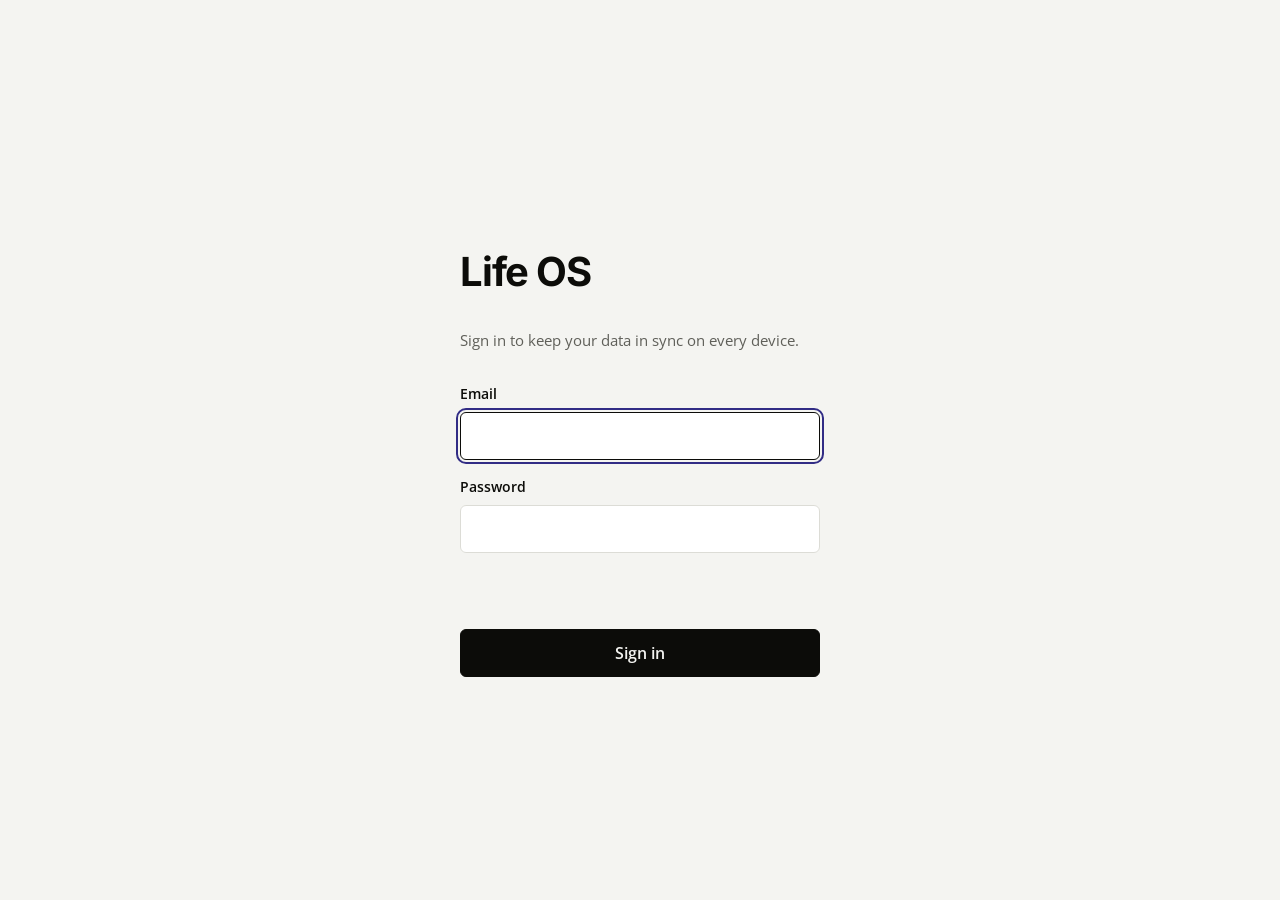
<file: index.html>
<!doctype html>
<html lang="en">
<head>
  <meta charset="utf-8">
  <meta name="viewport" content="width=device-width, initial-scale=1, viewport-fit=cover">
  <title>Life OS</title>
  <meta name="theme-color" content="#F4F4F1">
  <meta name="description" content="Bohdan’s personal workspace">
  <link rel="manifest" href="manifest.webmanifest">
  <link rel="icon" type="image/png" sizes="192x192" href="icons/icon-192.png">
  <link rel="apple-touch-icon" href="icons/apple-touch-icon.png">
  <meta name="apple-mobile-web-app-capable" content="yes">
  <meta name="mobile-web-app-capable" content="yes">
  <meta name="apple-mobile-web-app-status-bar-style" content="black-translucent">
  <meta name="apple-mobile-web-app-title" content="Life OS">
  <script src="themes.js"></script>
  <link rel="stylesheet" href="styles.css">
</head>
<body>
  <svg width="0" height="0" style="position:absolute" aria-hidden="true">
    <symbol id="i-house" viewBox="0 0 24 24"><path d="M15 21v-8a1 1 0 0 0-1-1h-4a1 1 0 0 0-1 1v8"/> <path d="M3 10a2 2 0 0 1 .709-1.528l7-5.999a2 2 0 0 1 2.582 0l7 5.999A2 2 0 0 1 21 10v9a2 2 0 0 1-2 2H5a2 2 0 0 1-2-2z"/></symbol>
    <symbol id="i-list-todo" viewBox="0 0 24 24"><rect x="3" y="5" width="6" height="6" rx="1"/> <path d="m3 17 2 2 4-4"/> <path d="M13 6h8"/> <path d="M13 12h8"/> <path d="M13 18h8"/></symbol>
    <symbol id="i-calendar-days" viewBox="0 0 24 24"><path d="M8 2v4"/> <path d="M16 2v4"/> <rect width="18" height="18" x="3" y="4" rx="2"/> <path d="M3 10h18"/> <path d="M8 14h.01"/> <path d="M12 14h.01"/> <path d="M16 14h.01"/> <path d="M8 18h.01"/> <path d="M12 18h.01"/> <path d="M16 18h.01"/></symbol>
    <symbol id="i-folder" viewBox="0 0 24 24"><path d="M20 20a2 2 0 0 0 2-2V8a2 2 0 0 0-2-2h-7.9a2 2 0 0 1-1.69-.9L9.6 3.9A2 2 0 0 0 7.93 3H4a2 2 0 0 0-2 2v13a2 2 0 0 0 2 2Z"/></symbol>
    <symbol id="i-folder-plus" viewBox="0 0 24 24"><path d="M12 10v6"/> <path d="M9 13h6"/> <path d="M20 20a2 2 0 0 0 2-2V8a2 2 0 0 0-2-2h-7.9a2 2 0 0 1-1.69-.9L9.6 3.9A2 2 0 0 0 7.93 3H4a2 2 0 0 0-2 2v13a2 2 0 0 0 2 2Z"/></symbol>
    <symbol id="i-plus" viewBox="0 0 24 24"><path d="M5 12h14"/> <path d="M12 5v14"/></symbol>
    <symbol id="i-settings" viewBox="0 0 24 24"><path d="M12.22 2h-.44a2 2 0 0 0-2 2v.18a2 2 0 0 1-1 1.73l-.43.25a2 2 0 0 1-2 0l-.15-.08a2 2 0 0 0-2.73.73l-.22.38a2 2 0 0 0 .73 2.73l.15.1a2 2 0 0 1 1 1.72v.51a2 2 0 0 1-1 1.74l-.15.09a2 2 0 0 0-.73 2.73l.22.38a2 2 0 0 0 2.73.73l.15-.08a2 2 0 0 1 2 0l.43.25a2 2 0 0 1 1 1.73V20a2 2 0 0 0 2 2h.44a2 2 0 0 0 2-2v-.18a2 2 0 0 1 1-1.73l.43-.25a2 2 0 0 1 2 0l.15.08a2 2 0 0 0 2.73-.73l.22-.39a2 2 0 0 0-.73-2.73l-.15-.08a2 2 0 0 1-1-1.74v-.5a2 2 0 0 1 1-1.74l.15-.09a2 2 0 0 0 .73-2.73l-.22-.38a2 2 0 0 0-2.73-.73l-.15.08a2 2 0 0 1-2 0l-.43-.25a2 2 0 0 1-1-1.73V4a2 2 0 0 0-2-2z"/> <circle cx="12" cy="12" r="3"/></symbol>
    <symbol id="i-panel-left" viewBox="0 0 24 24"><rect width="18" height="18" x="3" y="3" rx="2"/> <path d="M9 3v18"/></symbol>
    <symbol id="i-x" viewBox="0 0 24 24"><path d="M18 6 6 18"/> <path d="m6 6 12 12"/></symbol>
    <symbol id="i-chevron-right" viewBox="0 0 24 24"><path d="m9 18 6-6-6-6"/></symbol>
    <symbol id="i-chevron-left" viewBox="0 0 24 24"><path d="m15 18-6-6 6-6"/></symbol>
    <symbol id="i-chevron-down" viewBox="0 0 24 24"><path d="m6 9 6 6 6-6"/></symbol>
    <symbol id="i-trash-2" viewBox="0 0 24 24"><path d="M3 6h18"/> <path d="M19 6v14c0 1-1 2-2 2H7c-1 0-2-1-2-2V6"/> <path d="M8 6V4c0-1 1-2 2-2h4c1 0 2 1 2 2v2"/> <line x1="10" x2="10" y1="11" y2="17"/> <line x1="14" x2="14" y1="11" y2="17"/></symbol>
    <symbol id="i-ellipsis" viewBox="0 0 24 24"><circle cx="12" cy="12" r="1"/> <circle cx="19" cy="12" r="1"/> <circle cx="5" cy="12" r="1"/></symbol>
    <symbol id="i-palette" viewBox="0 0 24 24"><circle cx="13.5" cy="6.5" r=".5" fill="currentColor"/> <circle cx="17.5" cy="10.5" r=".5" fill="currentColor"/> <circle cx="8.5" cy="7.5" r=".5" fill="currentColor"/> <circle cx="6.5" cy="12.5" r=".5" fill="currentColor"/> <path d="M12 2C6.5 2 2 6.5 2 12s4.5 10 10 10c.926 0 1.648-.746 1.648-1.688 0-.437-.18-.835-.437-1.125-.29-.289-.438-.652-.438-1.125a1.64 1.64 0 0 1 1.668-1.668h1.996c3.051 0 5.555-2.503 5.555-5.554C21.965 6.012 17.461 2 12 2z"/></symbol>
    <symbol id="i-circle-user" viewBox="0 0 24 24"><circle cx="12" cy="12" r="10"/> <circle cx="12" cy="10" r="3"/> <path d="M7 20.662V19a2 2 0 0 1 2-2h6a2 2 0 0 1 2 2v1.662"/></symbol>
    <symbol id="i-info" viewBox="0 0 24 24"><circle cx="12" cy="12" r="10"/> <path d="M12 16v-4"/> <path d="M12 8h.01"/></symbol>
    <symbol id="i-check" viewBox="0 0 24 24"><path d="M20 6 9 17l-5-5"/></symbol>
    <symbol id="i-sun" viewBox="0 0 24 24"><circle cx="12" cy="12" r="4"/> <path d="M12 2v2"/> <path d="M12 20v2"/> <path d="m4.93 4.93 1.41 1.41"/> <path d="m17.66 17.66 1.41 1.41"/> <path d="M2 12h2"/> <path d="M20 12h2"/> <path d="m6.34 17.66-1.41 1.41"/> <path d="m19.07 4.93-1.41 1.41"/></symbol>
    <symbol id="i-cloud-sun" viewBox="0 0 24 24"><path d="M12 2v2"/> <path d="m4.93 4.93 1.41 1.41"/> <path d="M20 12h2"/> <path d="m19.07 4.93-1.41 1.41"/> <path d="M15.947 12.65a4 4 0 0 0-5.925-4.128"/> <path d="M13 22H7a5 5 0 1 1 4.9-6H13a3 3 0 0 1 0 6Z"/></symbol>
    <symbol id="i-cloud" viewBox="0 0 24 24"><path d="M17.5 19H9a7 7 0 1 1 6.71-9h1.79a4.5 4.5 0 1 1 0 9Z"/></symbol>
    <symbol id="i-cloud-fog" viewBox="0 0 24 24"><path d="M4 14.899A7 7 0 1 1 15.71 8h1.79a4.5 4.5 0 0 1 2.5 8.242"/> <path d="M16 17H7"/> <path d="M17 21H9"/></symbol>
    <symbol id="i-cloud-drizzle" viewBox="0 0 24 24"><path d="M4 14.899A7 7 0 1 1 15.71 8h1.79a4.5 4.5 0 0 1 2.5 8.242"/> <path d="M8 19v1"/> <path d="M8 14v1"/> <path d="M16 19v1"/> <path d="M16 14v1"/> <path d="M12 21v1"/> <path d="M12 16v1"/></symbol>
    <symbol id="i-cloud-rain" viewBox="0 0 24 24"><path d="M4 14.899A7 7 0 1 1 15.71 8h1.79a4.5 4.5 0 0 1 2.5 8.242"/> <path d="M16 14v6"/> <path d="M8 14v6"/> <path d="M12 16v6"/></symbol>
    <symbol id="i-cloud-snow" viewBox="0 0 24 24"><path d="M4 14.899A7 7 0 1 1 15.71 8h1.79a4.5 4.5 0 0 1 2.5 8.242"/> <path d="M8 15h.01"/> <path d="M8 19h.01"/> <path d="M12 17h.01"/> <path d="M12 21h.01"/> <path d="M16 15h.01"/> <path d="M16 19h.01"/></symbol>
    <symbol id="i-cloud-lightning" viewBox="0 0 24 24"><path d="M6 16.326A7 7 0 1 1 15.71 8h1.79a4.5 4.5 0 0 1 .5 8.973"/> <path d="m13 12-3 5h4l-3 5"/></symbol>
    <symbol id="i-calendar" viewBox="0 0 24 24"><path d="M8 2v4"/> <path d="M16 2v4"/> <rect width="18" height="18" x="3" y="4" rx="2"/> <path d="M3 10h18"/></symbol>
    <symbol id="i-pencil" viewBox="0 0 24 24"><path d="M21.174 6.812a1 1 0 0 0-3.986-3.987L3.842 16.174a2 2 0 0 0-.5.83l-1.321 4.352a.5.5 0 0 0 .623.622l4.353-1.32a2 2 0 0 0 .83-.497z"/> <path d="m15 5 4 4"/></symbol>
    <symbol id="i-menu" viewBox="0 0 24 24"><line x1="4" x2="20" y1="12" y2="12"/> <line x1="4" x2="20" y1="6" y2="6"/> <line x1="4" x2="20" y1="18" y2="18"/></symbol>
    <symbol id="i-hard-drive" viewBox="0 0 24 24"><line x1="22" x2="2" y1="12" y2="12"/> <path d="M5.45 5.11 2 12v6a2 2 0 0 0 2 2h16a2 2 0 0 0 2-2v-6l-3.45-6.89A2 2 0 0 0 16.76 4H7.24a2 2 0 0 0-1.79 1.11z"/> <line x1="6" x2="6.01" y1="16" y2="16"/> <line x1="10" x2="10.01" y1="16" y2="16"/></symbol>
    <symbol id="i-notebook-pen" viewBox="0 0 24 24"><path d="M13.4 2H6a2 2 0 0 0-2 2v16a2 2 0 0 0 2 2h12a2 2 0 0 0 2-2v-7.4"/> <path d="M2 6h4"/> <path d="M2 10h4"/> <path d="M2 14h4"/> <path d="M2 18h4"/> <path d="M21.378 5.626a1 1 0 1 0-3.004-3.004l-5.01 5.012a2 2 0 0 0-.506.854l-.837 2.87a.5.5 0 0 0 .62.62l2.87-.837a2 2 0 0 0 .854-.506z"/></symbol>
    <symbol id="i-calendar-clock" viewBox="0 0 24 24"><path d="M21 7.5V6a2 2 0 0 0-2-2H5a2 2 0 0 0-2 2v14a2 2 0 0 0 2 2h3.5"/> <path d="M16 2v4"/> <path d="M8 2v4"/> <path d="M3 10h5"/> <path d="M17.5 17.5 16 16.3V14"/> <circle cx="16" cy="16" r="6"/></symbol>
    <symbol id="i-file-text" viewBox="0 0 24 24"><path d="M15 2H6a2 2 0 0 0-2 2v16a2 2 0 0 0 2 2h12a2 2 0 0 0 2-2V7Z"/> <path d="M14 2v4a2 2 0 0 0 2 2h4"/> <path d="M10 9H8"/> <path d="M16 13H8"/> <path d="M16 17H8"/></symbol>
    <symbol id="i-file-plus" viewBox="0 0 24 24"><path d="M15 2H6a2 2 0 0 0-2 2v16a2 2 0 0 0 2 2h12a2 2 0 0 0 2-2V7Z"/> <path d="M14 2v4a2 2 0 0 0 2 2h4"/> <path d="M9 15h6"/> <path d="M12 18v-6"/></symbol>
    <symbol id="i-arrow-up" viewBox="0 0 24 24"><path d="m5 12 7-7 7 7"/> <path d="M12 19V5"/></symbol>
    <symbol id="i-circle-alert" viewBox="0 0 24 24"><circle cx="12" cy="12" r="10"/> <line x1="12" x2="12" y1="8" y2="12"/> <line x1="12" x2="12.01" y1="16" y2="16"/></symbol>
    <symbol id="i-graduation-cap" viewBox="0 0 24 24"><path d="M21.42 10.922a1 1 0 0 0-.019-1.838L12.83 5.18a2 2 0 0 0-1.66 0L2.6 9.08a1 1 0 0 0 0 1.832l8.57 3.908a2 2 0 0 0 1.66 0z"/> <path d="M22 10v6"/> <path d="M6 12.5V16a6 3 0 0 0 12 0v-3.5"/></symbol>
    <symbol id="i-list-plus" viewBox="0 0 24 24"><path d="M11 12H3"/> <path d="M16 6H3"/> <path d="M16 18H3"/> <path d="M18 9v6"/> <path d="M21 12h-6"/></symbol>
    <symbol id="i-list-minus" viewBox="0 0 24 24"><path d="M11 12H3"/> <path d="M16 6H3"/> <path d="M16 18H3"/> <path d="M21 12h-6"/></symbol>
    <symbol id="i-list-checks" viewBox="0 0 24 24"><path d="m3 17 2 2 4-4"/> <path d="m3 7 2 2 4-4"/> <path d="M13 6h8"/> <path d="M13 12h8"/> <path d="M13 18h8"/></symbol>
    <symbol id="i-timer" viewBox="0 0 24 24"><line x1="10" x2="14" y1="2" y2="2"/> <line x1="12" x2="15" y1="14" y2="11"/> <circle cx="12" cy="14" r="8"/></symbol>
    <symbol id="i-play" viewBox="0 0 24 24"><polygon points="6 3 20 12 6 21 6 3"/></symbol>
    <symbol id="i-pause" viewBox="0 0 24 24"><rect x="14" y="4" width="4" height="16" rx="1"/> <rect x="6" y="4" width="4" height="16" rx="1"/></symbol>
    <symbol id="i-rotate-ccw" viewBox="0 0 24 24"><path d="M3 12a9 9 0 1 0 9-9 9.75 9.75 0 0 0-6.74 2.74L3 8"/> <path d="M3 3v5h5"/></symbol>
    <symbol id="i-skip-forward" viewBox="0 0 24 24"><polygon points="5 4 15 12 5 20 5 4"/> <line x1="19" x2="19" y1="5" y2="19"/></symbol>
    <symbol id="i-target" viewBox="0 0 24 24"><circle cx="12" cy="12" r="10"/> <circle cx="12" cy="12" r="6"/> <circle cx="12" cy="12" r="2"/></symbol>
    <symbol id="i-fold-vertical" viewBox="0 0 24 24"><path d="M12 22v-6"/><path d="M12 8V2"/><path d="M4 12H2"/><path d="M10 12H8"/><path d="M16 12h-2"/><path d="M22 12h-2"/><path d="m15 19-3-3-3 3"/><path d="m15 5-3 3-3-3"/></symbol>
    <symbol id="i-unfold-vertical" viewBox="0 0 24 24"><path d="M12 22v-6"/><path d="M12 8V2"/><path d="M4 12H2"/><path d="M10 12H8"/><path d="M16 12h-2"/><path d="M22 12h-2"/><path d="m15 19-3 3-3-3"/><path d="m15 5-3-3-3 3"/></symbol>
    <symbol id="i-columns-2" viewBox="0 0 24 24"><rect width="18" height="18" x="3" y="3" rx="2"/><path d="M12 3v18"/></symbol>
    <symbol id="i-download" viewBox="0 0 24 24"><path d="M21 15v4a2 2 0 0 1-2 2H5a2 2 0 0 1-2-2v-4"/><polyline points="7 10 12 15 17 10"/><line x1="12" x2="12" y1="15" y2="3"/></symbol>
    <symbol id="i-sliders-horizontal" viewBox="0 0 24 24"><line x1="21" x2="14" y1="4" y2="4"/> <line x1="10" x2="3" y1="4" y2="4"/> <line x1="21" x2="12" y1="12" y2="12"/> <line x1="8" x2="3" y1="12" y2="12"/> <line x1="21" x2="16" y1="20" y2="20"/> <line x1="12" x2="3" y1="20" y2="20"/> <line x1="14" x2="14" y1="2" y2="6"/> <line x1="8" x2="8" y1="10" y2="14"/> <line x1="16" x2="16" y1="18" y2="22"/></symbol>
    <symbol id="i-link" viewBox="0 0 24 24"><path d="M10 13a5 5 0 0 0 7.54.54l3-3a5 5 0 0 0-7.07-7.07l-1.72 1.71"/><path d="M14 11a5 5 0 0 0-7.54-.54l-3 3a5 5 0 0 0 7.07 7.07l1.71-1.71"/></symbol>
    <symbol id="i-layout-grid" viewBox="0 0 24 24"><rect width="7" height="7" x="3" y="3" rx="1"/><rect width="7" height="7" x="14" y="3" rx="1"/><rect width="7" height="7" x="14" y="14" rx="1"/><rect width="7" height="7" x="3" y="14" rx="1"/></symbol>
    <symbol id="i-pin" viewBox="0 0 24 24"><path d="M12 17v5"/><path d="M9 10.76a2 2 0 0 1-1.11 1.79l-1.78.9A2 2 0 0 0 5 15.24V16a1 1 0 0 0 1 1h12a1 1 0 0 0 1-1v-.76a2 2 0 0 0-1.11-1.79l-1.78-.9A2 2 0 0 1 15 10.76V7a1 1 0 0 1 1-1 2 2 0 0 0 0-4H8a2 2 0 0 0 0 4 1 1 0 0 1 1 1z"/></symbol>
  </svg>

  <div class="app" id="app">
    <aside class="sidebar" id="sidebar" aria-label="Menu">
      <div class="side-top">
        <span class="wordmark">Life OS</span>
        <button class="ibtn" id="sideCollapse" type="button" title="Hide sidebar" aria-label="Hide sidebar"><svg class="ic"><use href="#i-panel-left"/></svg></button>
      </div>

      <nav class="side-nav" id="sideNav">
        <a class="nav-item" href="#home" data-route="home"><svg class="ic"><use href="#i-house"/></svg><span>Home</span></a>
        <a class="nav-item" href="#focus" data-route="focus"><svg class="ic"><use href="#i-timer"/></svg><span>Focus</span><span class="count" id="cntFocus"></span></a>

        <a class="nav-item" href="#calendar" data-route="calendar"><svg class="ic"><use href="#i-calendar"/></svg><span>Calendar</span></a>
        <a class="nav-item" href="#links" data-route="links"><svg class="ic"><use href="#i-link"/></svg><span>Links</span></a>
        <div class="nav-group" id="grpTasks">
          <button class="group-head" type="button" aria-expanded="true" aria-controls="grpTasksBody">
            <svg class="ic caret"><use href="#i-chevron-down"/></svg><span>Tasks</span>
          </button>
          <div class="group-body" id="grpTasksBody">
            <a class="nav-item" href="#todos" data-route="todos"><svg class="ic"><use href="#i-list-todo"/></svg><span>To-dos</span><span class="count" id="cntTodos"></span></a>
            <a class="nav-item" href="#week" data-route="week"><svg class="ic"><use href="#i-calendar-days"/></svg><span>This week</span><span class="count" id="cntWeek"></span></a>

            <div class="sub-head">
              <span>Projects</span>
              <button class="ibtn sm" id="newProjectBtn" type="button" title="New project" aria-label="New project"><svg class="ic"><use href="#i-plus"/></svg></button>
            </div>
            <div id="projectList"></div>
            <form class="new-project" id="newProjectForm" hidden>
              <svg class="ic"><use href="#i-folder"/></svg>
              <input id="newProjectInput" type="text" placeholder="Project name" autocomplete="off" maxlength="80">
            </form>
          </div>
        </div>
        <div class="nav-group" id="grpSchool">
          <button class="group-head" type="button" aria-expanded="true" aria-controls="grpSchoolBody">
            <svg class="ic caret"><use href="#i-chevron-down"/></svg><span>School</span>
          </button>
          <div class="group-body" id="grpSchoolBody">
            <a class="nav-item" href="#timetable" data-route="timetable"><svg class="ic"><use href="#i-calendar-clock"/></svg><span>Timetable</span></a>
            <a class="nav-item" href="#homework" data-route="homework"><svg class="ic"><use href="#i-notebook-pen"/></svg><span>Homework</span><span class="count" id="cntHw"></span></a>
            <button class="sub-head sub-toggle" id="subjToggle" type="button" aria-expanded="true" aria-controls="subjectList">
              <span>Subjects</span><svg class="ic caret"><use href="#i-chevron-down"/></svg>
            </button>
            <div id="subjectList"></div>
          </div>
        </div>
      </nav>

      <div class="side-bottom">
        <button class="nav-item" id="openSettings" type="button"><svg class="ic"><use href="#i-settings"/></svg><span>Settings</span></button>
      </div>
    </aside>

    <div class="scrim" id="scrim" hidden></div>

    <section class="main">
      <header class="main-head">
        <button class="ibtn" id="sideToggle" type="button" title="Menu" aria-label="Open menu" aria-controls="sidebar"><svg class="ic"><use href="#i-panel-left"/></svg></button>
        <a class="back" id="backBtn" href="#home" hidden><svg class="ic"><use href="#i-chevron-left"/></svg><span id="backLabel">Back</span></a>
        <nav class="crumbs" id="crumbs" aria-label="Breadcrumb"></nav>
        <div class="head-actions" id="headActions"></div>
        <button class="ibtn split-btn" id="splitBtn" type="button" aria-pressed="false" aria-label="Split view" title="Split view"><svg class="ic"><use href="#i-columns-2"/></svg></button>
      </header>
      <div class="view" id="view" tabindex="-1"></div>
      <footer class="status" id="status"></footer>
    </section>

    <section class="pane2" id="pane2" aria-label="Second pane" hidden>
      <div class="p2-div" id="p2Div" role="separator" aria-orientation="vertical" aria-label="Resize panes"></div>
      <iframe id="p2Frame" title="Second pane"></iframe>
    </section>

    <aside class="detail" id="detail" aria-label="Details" hidden></aside>
  </div>

  <nav class="tabbar" id="tabbar" aria-label="Sections"></nav>

  <div class="update-bar" id="updateBar" role="status" aria-live="polite" hidden>
    <span>New version available</span>
    <button class="btn solid" id="updateReload" type="button">Reload</button>
    <button class="ibtn" id="updateDismiss" type="button" title="Later" aria-label="Dismiss"><svg class="ic"><use href="#i-x"/></svg></button>
  </div>

  <div class="modal-wrap" id="settings" role="dialog" aria-modal="true" aria-labelledby="settingsTitle" hidden>
    <div class="modal">
      <nav class="modal-nav" aria-label="Settings sections">
        <div class="modal-nav-title" id="settingsTitle">Settings</div>
        <button type="button" class="nav-item" data-pane="account"><svg class="ic sq sq-gray"><use href="#i-circle-user"/></svg><span>Account</span></button>
        <button type="button" class="nav-item" data-pane="look"><svg class="ic sq sq-blue"><use href="#i-palette"/></svg><span>Appearance</span></button>
        <button type="button" class="nav-item" data-pane="calendar"><svg class="ic sq sq-gray"><use href="#i-calendar"/></svg><span>Calendar</span></button>
        <button type="button" class="nav-item" data-pane="data"><svg class="ic sq sq-gray"><use href="#i-hard-drive"/></svg><span>Data</span></button>
        <button type="button" class="nav-item" data-pane="about"><svg class="ic sq sq-gray"><use href="#i-info"/></svg><span>About</span></button>
      </nav>
      <div class="modal-body">
        <button class="ibtn modal-close" id="closeSettings" type="button" aria-label="Close"><svg class="ic"><use href="#i-x"/></svg></button>
        <div class="pane" data-pane="account" hidden>
          <h2>Account</h2>
          <div class="setting">
            <div class="setting-info">
              <div class="setting-name" id="accEmail">Not signed in</div>
              <div class="setting-desc" id="accStatus">Sync is off.</div>
            </div>
            <button class="btn" id="syncNow" type="button">Sync now</button>
          </div>
          <div class="setting">
            <div class="setting-info">
              <div class="setting-name">Sign out</div>
              <div class="setting-desc">Removes your data from this device. It stays safe in your account.</div>
            </div>
            <button class="btn danger" id="signOut" type="button">Sign out</button>
          </div>
        </div>
        <div class="pane" data-pane="look" hidden>
          <h2>Appearance</h2>
          <div class="setting">
            <div class="setting-info">
              <div class="setting-name">Layout</div>
              <div class="setting-desc">Simple: tab bar on the phone, large titles, details open as a sheet. Obsidian: sidebar tree, breadcrumbs, details in a side panel.</div>
            </div>
          </div>
          <div class="layout-grid" id="layoutGrid" role="radiogroup" aria-label="Layout"></div>
          <div class="setting">
            <div class="setting-info">
              <div class="setting-name">Tab bar</div>
              <div class="setting-desc">On the phone the bar shows Home, Browse and Settings. Pin up to 2 sections you open often.</div>
            </div>
          </div>
          <div class="pin-list" id="pinList" role="group" aria-label="Pinned sections"></div>
          <div class="setting">
            <div class="setting-info">
              <div class="setting-name">Theme</div>
              <div class="setting-desc">“Auto” switches between light and dark with your system.</div>
            </div>
          </div>
          <div class="theme-grid" id="themeGrid" role="radiogroup" aria-label="Theme"></div>
          <div class="setting">
            <div class="setting-info">
              <div class="setting-name">Text size</div>
              <div class="setting-desc">Makes the whole interface a little smaller or bigger.</div>
            </div>
            <div class="modes size-modes" id="sizeModes" role="radiogroup" aria-label="Text size">
              <button type="button" role="radio" data-size="s">Small</button>
              <button type="button" role="radio" data-size="m">Default</button>
              <button type="button" role="radio" data-size="l">Large</button>
            </div>
          </div>
        </div>
        <div class="pane" data-pane="calendar" hidden>
          <h2>Calendar</h2>
          <div class="setting">
            <div class="setting-info">
              <div class="setting-name" id="gName">Google Calendar</div>
              <div class="setting-desc" id="gDesc">Shows your Google calendars in Calendar, on Home and in This week. Read-only.</div>
            </div>
            <div class="setting-btns" id="gBtns"></div>
          </div>
          <div class="cal-list" id="gCals"></div>
        </div>
        <div class="pane" data-pane="data" hidden>
          <h2>Data</h2>
          <div class="setting">
            <div class="setting-info">
              <div class="setting-name">Where your data is stored</div>
              <div class="setting-desc">On this device for offline use, and in your Life OS account (Supabase, Europe), so every device you sign in on has the same data.</div>
            </div>
            <span class="pill" id="dataStat"></span>
          </div>
          <div class="setting setting-col">
            <div class="setting-info">
              <div class="setting-name">Export</div>
              <div class="setting-desc">A short, readable copy of everything you wrote: tasks, projects, homework, notes, timetable, focus and calendar. No technical data, so it stays small. Markdown is the best for pasting into an AI. “Events only” leaves out the daily Schedule.</div>
            </div>
            <div class="export-row">
              <label class="sel"><span>Format</span><select id="exFmt">
                <option value="md">Markdown</option>
                <option value="json">JSON</option>
                <option value="html">Web page (HTML)</option>
                <option value="txt">Plain text</option>
                <option value="zip">ZIP (all four)</option>
              </select></label>
              <label class="sel"><span>Calendar</span><select id="exCal">
                <option value="events">Events only</option>
                <option value="all">Everything</option>
                <option value="none">Leave out</option>
              </select></label>
              <label class="sel"><span>Done items</span><select id="exDone">
                <option value="1">Include</option>
                <option value="0">Leave out</option>
              </select></label>
            </div>
            <div class="export-act"><button class="btn solid" id="exGo" type="button"><svg class="ic"><use href="#i-download"/></svg><span>Export</span></button><span class="export-size" id="exSize"></span></div>
          </div>
          <div class="setting">
            <div class="setting-info">
              <div class="setting-name">Full backup</div>
              <div class="setting-desc">Everything exactly as stored, for restoring later. Bigger and not meant for reading.</div>
            </div>
            <button class="btn" id="exportData" type="button">Backup JSON</button>
          </div>
        </div>
        <div class="pane" data-pane="about" hidden>
          <h2>About</h2>
          <div class="setting">
            <div class="setting-info">
              <div class="setting-name">Life OS</div>
              <div class="setting-desc">Version 0.15 · Calendar · Sync across devices · Home, Focus, Tasks, School, Links</div>
            </div>
          </div>
          <div class="setting">
            <div class="setting-info">
              <div class="setting-name">Keyboard shortcuts</div>
              <div class="setting-desc"><kbd>Ctrl</kbd> <kbd>,</kbd> settings · <kbd>Ctrl</kbd> <kbd>\</kbd> sidebar · <kbd>N</kbd> new item · <kbd>Space</kbd> start or pause the focus timer · <kbd>Esc</kbd> close</div>
            </div>
          </div>
        </div>
      </div>
    </div>
  </div>

  <div class="auth" id="auth" hidden>
    <form class="auth-card" id="authForm" novalidate>
      <h1>Life OS</h1>
      <p class="auth-sub">Sign in to keep your data in sync on every device.</p>
      <label class="auth-field"><span>Email</span><input type="email" id="authEmail" autocomplete="username" autocapitalize="off" spellcheck="false" required></label>
      <label class="auth-field"><span>Password</span><input type="password" id="authPass" autocomplete="current-password" required></label>
      <p class="auth-err" id="authErr" role="alert"></p>
      <button class="btn solid" type="submit" id="authBtn">Sign in</button>
    </form>
  </div>

  <script src="vendor/supabase.js"></script>
  <script src="sync.js"></script>
  <script src="js/core.js"></script>
  <script src="js/shell.js"></script>
  <script src="js/tasks.js"></script>
  <script src="js/school.js"></script>
  <script src="js/focus.js"></script>
  <script src="js/calendar.js"></script>
  <script src="js/links.js"></script>
  <script src="js/nav.js"></script>
  <script src="js/settings.js"></script>
  <script src="js/main.js"></script>
  <script src="export.js"></script>
</body>
</html>
</file>
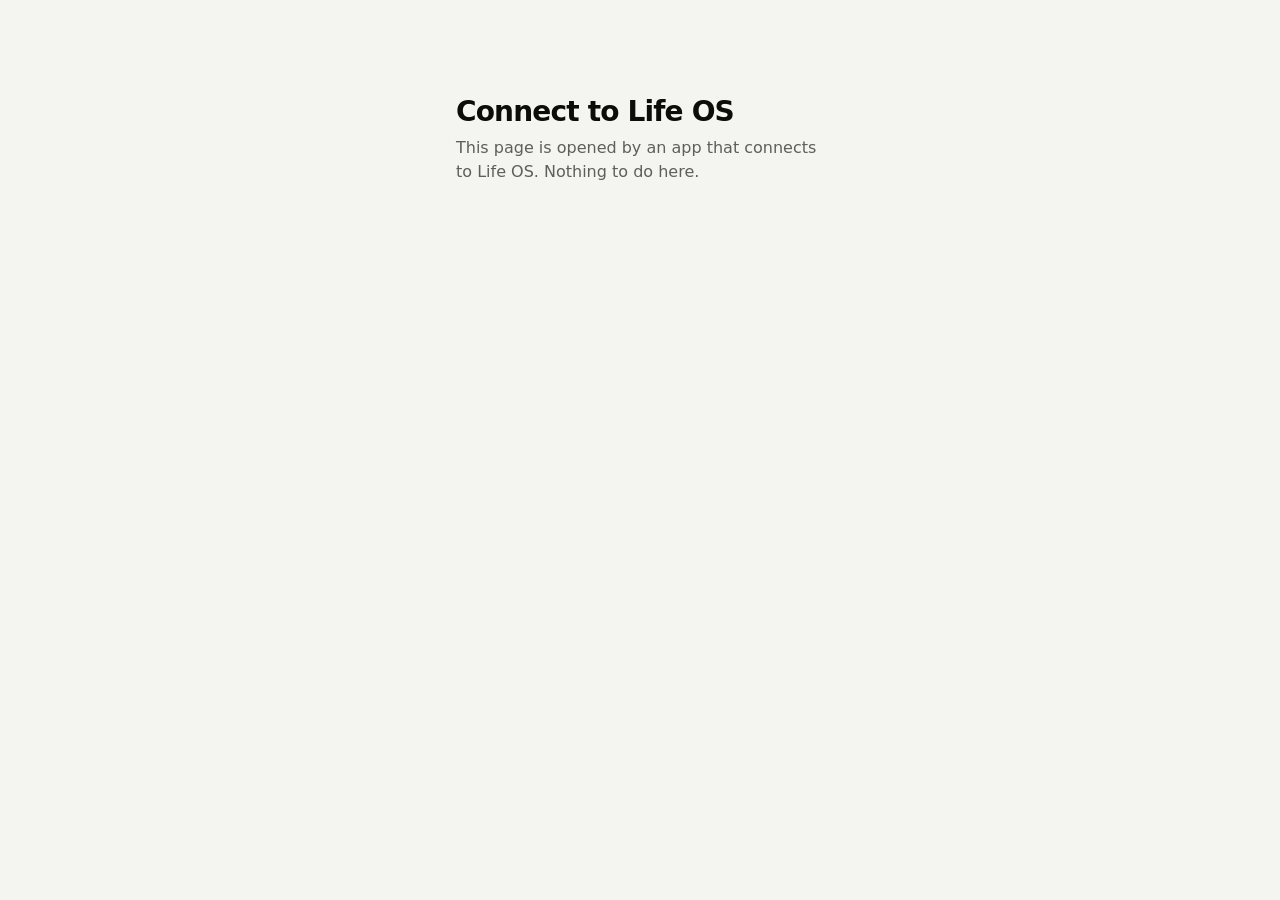
<file: oauth.html>
<!doctype html>
<html lang="en">
<head>
<meta charset="utf-8">
<meta name="viewport" content="width=device-width, initial-scale=1">
<meta name="robots" content="noindex">
<title>Life OS · Connect</title>
<style>
  :root { --bg: #F4F4F1; --card: #FFFFFF; --fg: #0C0C09; --muted: #5F5F59; --line: #DCDCD6; --accent: #0C0C09; --on-accent: #F4F4F1; --danger: #DC2626; --ring: #312C85; }
  @media (prefers-color-scheme: dark) { :root { --bg: #111110; --card: #1A1A18; --fg: #EDEDEA; --muted: #A3A39D; --line: #2A2A27; --accent: #EDEDEA; --on-accent: #111110; --danger: #F87171; --ring: #A9A4F5; } }
  * { box-sizing: border-box; }
  body { margin: 0; background: var(--bg); color: var(--fg); font: 16px/1.5 -apple-system, "Open Sans", system-ui, sans-serif; }
  main { max-width: 400px; margin: 0 auto; padding: 96px 16px 64px; }
  h1 { font-size: 28px; line-height: 1.15; letter-spacing: -0.03em; margin: 0 0 8px; }
  p { color: var(--muted); margin: 0 0 24px; }
  .card { background: var(--card); border: 1px solid var(--line); border-radius: 10px; padding: 24px; }
  ul { margin: 0 0 24px; padding: 0; list-style: none; }
  li { padding: 12px 0; border-top: 1px solid var(--line); font-size: 15px; }
  li:first-child { border-top: 0; padding-top: 0; }
  label { display: block; font-size: 14px; color: var(--muted); margin: 0 0 4px; }
  input { width: 100%; height: 44px; padding: 0 12px; margin: 0 0 16px; border: 1px solid var(--line); border-radius: 6px; background: var(--bg); color: var(--fg); font: inherit; }
  .row { display: flex; gap: 8px; }
  button { flex: 1; height: 44px; border-radius: 6px; font: 600 14px/1 inherit; font-family: inherit; cursor: pointer; border: 1px solid var(--line); background: transparent; color: var(--fg); }
  button.solid { background: var(--accent); color: var(--on-accent); border-color: var(--accent); }
  button:disabled { opacity: .4; cursor: default; }
  :focus-visible { outline: 2px solid var(--ring); outline-offset: 2px; }
  .err { color: var(--danger); font-size: 14px; margin: 16px 0 0; }
  .meta { font: 500 13px/1.4 ui-monospace, Menlo, monospace; color: var(--muted); margin-top: 24px; }
</style>
</head>
<body>
<main>
  <h1 id="title">Connect to Life OS</h1>
  <p id="sub">Loading…</p>
  <div class="card" id="box" hidden></div>
  <p class="err" id="err" hidden></p>
</main>
<script src="vendor/supabase.js"></script>
<script>
(function () {
  var URL_ = "https://ulezusdpxglednvswkyk.supabase.co", KEY = "sb_publishable_RCK_PYOpusB7LcupzeDf_g_BOzeB8ev";
  var client = window.supabase.createClient(URL_, KEY, {
    auth: { persistSession: true, autoRefreshToken: true, storageKey: "lifeos.auth", detectSessionInUrl: false }
  });
  var authId = new URLSearchParams(location.search).get("authorization_id");
  var $ = function (id) { return document.getElementById(id); };
  function esc(s) { return String(s == null ? "" : s).replace(/[&<>"]/g, function (c) { return { "&": "&amp;", "<": "&lt;", ">": "&gt;", '"': "&quot;" }[c]; }); }
  function fail(msg) {
    if ($("box").hidden) sub("Could not open this request. Start the connection again from Claude.");
    $("err").textContent = msg; $("err").hidden = false;
  }
  function sub(t) { $("sub").textContent = t; }

  function signInForm() {
    sub("Sign in with your Life OS account to continue.");
    $("box").innerHTML = '<form id="f"><label for="em">Email</label><input id="em" type="email" autocomplete="username" required>' +
      '<label for="pw">Password</label><input id="pw" type="password" autocomplete="current-password" required>' +
      '<div class="row"><button class="solid" type="submit">Sign in</button></div></form>';
    $("box").hidden = false;
    $("f").addEventListener("submit", async function (e) {
      e.preventDefault(); $("err").hidden = true;
      var b = e.target.querySelector("button"); b.disabled = true;
      var r = await client.auth.signInWithPassword({ email: $("em").value.trim(), password: $("pw").value });
      b.disabled = false;
      if (r.error) return fail(r.error.message);
      consent();
    });
  }

  async function decide(approve) {
    $("box").querySelectorAll("button").forEach(function (b) { b.disabled = true; });
    var r = approve ? await client.auth.oauth.approveAuthorization(authId) : await client.auth.oauth.denyAuthorization(authId);
    if (r.error) { fail(r.error.message); $("box").querySelectorAll("button").forEach(function (b) { b.disabled = false; }); return; }
    sub(approve ? "Connected. Returning…" : "Cancelled. Returning…");
    $("box").hidden = true;
    location.href = r.data.redirect_url || r.data.redirect_to;
  }

  async function consent() {
    var r = await client.auth.oauth.getAuthorizationDetails(authId);
    if (r.error) return fail(r.error.message);
    var d = r.data || {};
    if (!d.authorization_id && (d.redirect_url || d.redirect_to)) { location.href = d.redirect_url || d.redirect_to; return; } // already approved
    var s = await client.auth.getSession(), email = s.data.session ? s.data.session.user.email : "";
    var name = (d.client && (d.client.name || d.client.client_name)) || "An app";
    $("title").textContent = "Allow " + name + "?";
    sub(name + " wants to use your Life OS as " + email + ".");
    $("box").innerHTML = "<ul><li>Read your tasks, homework, timetable and calendar</li><li>Add and change tasks and homework</li><li>It cannot change your Google Calendar or your password</li></ul>" +
      '<div class="row"><button type="button" id="no">Cancel</button><button type="button" class="solid" id="yes">Allow</button></div>' +
      '<div class="meta">' + esc(d.redirect_uri || "") + "</div>";
    $("box").hidden = false;
    $("yes").onclick = function () { decide(true); };
    $("no").onclick = function () { decide(false); };
  }

  (async function () {
    if (!authId) { sub("This page is opened by an app that connects to Life OS. Nothing to do here."); return; }
    var s = await client.auth.getSession();
    if (s.data.session) consent(); else signInForm();
  })().catch(function (e) { fail(e.message || String(e)); });
})();
</script>
</body>
</html>
</file>
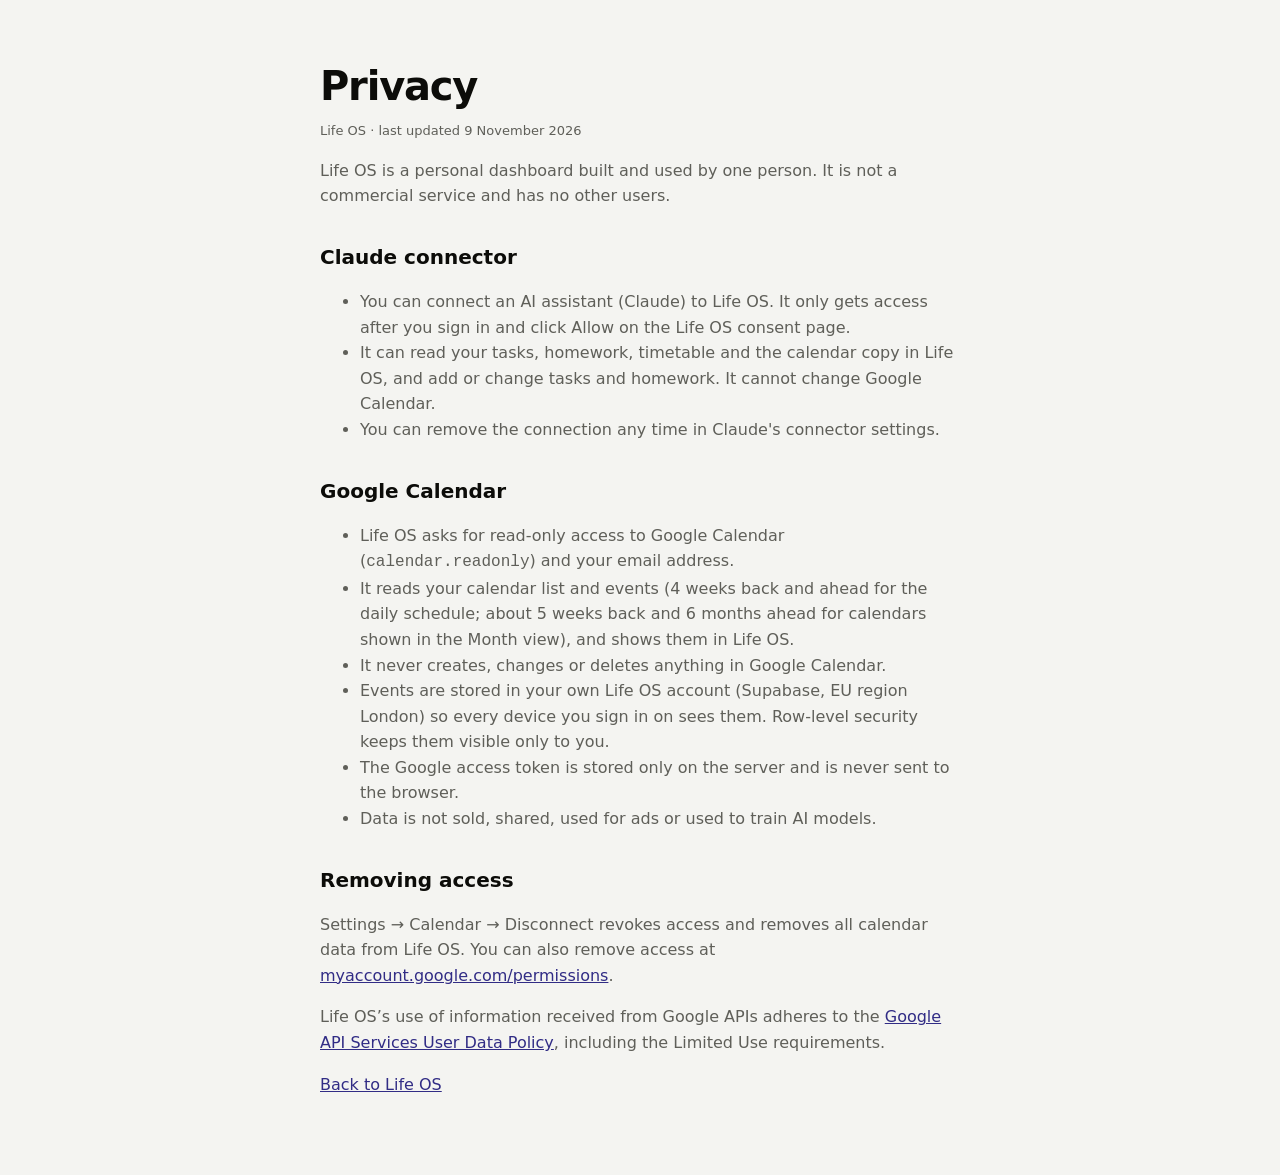
<file: privacy.html>
<!doctype html>
<html lang="en">
<head>
<meta charset="utf-8">
<meta name="viewport" content="width=device-width, initial-scale=1">
<title>Life OS · Privacy</title>
<style>
  :root { --bg: #F4F4F1; --fg: #0C0C09; --muted: #5F5F59; --line: #DCDCD6; --link: #312C85; }
  @media (prefers-color-scheme: dark) { :root { --bg: #111110; --fg: #EDEDEA; --muted: #A3A39D; --line: #2A2A27; --link: #A9A4F5; } }
  body { margin: 0; background: var(--bg); color: var(--fg); font: 16px/1.6 -apple-system, "Open Sans", system-ui, sans-serif; }
  main { max-width: 640px; margin: 0 auto; padding: 64px 16px; }
  h1 { font-size: 40px; line-height: 1.1; letter-spacing: -0.03em; margin: 0 0 8px; }
  h2 { font-size: 20px; margin: 32px 0 8px; }
  p, li { color: var(--muted); }
  a { color: var(--link); }
  .meta { font-size: 13px; }
</style>
</head>
<body>
<main>
  <h1>Privacy</h1>
  <p class="meta">Life OS · last updated 9 November 2026</p>

  <p>Life OS is a personal dashboard built and used by one person. It is not a commercial service and has no other users.</p>

  <h2>Claude connector</h2>
  <ul>
    <li>You can connect an AI assistant (Claude) to Life OS. It only gets access after you sign in and click Allow on the Life OS consent page.</li>
    <li>It can read your tasks, homework, timetable and the calendar copy in Life OS, and add or change tasks and homework. It cannot change Google Calendar.</li>
    <li>You can remove the connection any time in Claude's connector settings.</li>
  </ul>

  <h2>Google Calendar</h2>
  <ul>
    <li>Life OS asks for read-only access to Google Calendar (<code>calendar.readonly</code>) and your email address.</li>
    <li>It reads your calendar list and events (4 weeks back and ahead for the daily schedule; about 5 weeks back and 6 months ahead for calendars shown in the Month view), and shows them in Life OS.</li>
    <li>It never creates, changes or deletes anything in Google Calendar.</li>
    <li>Events are stored in your own Life OS account (Supabase, EU region London) so every device you sign in on sees them. Row-level security keeps them visible only to you.</li>
    <li>The Google access token is stored only on the server and is never sent to the browser.</li>
    <li>Data is not sold, shared, used for ads or used to train AI models.</li>
  </ul>

  <h2>Removing access</h2>
  <p>Settings → Calendar → Disconnect revokes access and removes all calendar data from Life OS. You can also remove access at <a href="https://myaccount.google.com/permissions">myaccount.google.com/permissions</a>.</p>

  <p>Life OS’s use of information received from Google APIs adheres to the <a href="https://developers.google.com/terms/api-services-user-data-policy">Google API Services User Data Policy</a>, including the Limited Use requirements.</p>

  <p><a href="./">Back to Life OS</a></p>
</main>
</body>
</html>
</file>
<file: styles.css>
/* Life OS
   One visual language (Apple-like: system type, quiet greys, one tint colour) and two layouts:
   html[data-layout="apple"]    – tab bar on the phone, large titles, grouped lists, sheets
   html[data-layout="obsidian"] – sidebar tree, breadcrumbs, side panel, status bar
   Base rules below describe the Obsidian layout; the Apple block near the end overrides it. */

@font-face {
  font-family: "Inter"; font-style: normal; font-display: swap; font-weight: 100 900;
  src: url("fonts/inter-latin-wght-normal.woff2") format("woff2-variations");
  unicode-range: U+0000-00FF, U+0131, U+0152-0153, U+02BB-02BC, U+02C6, U+02DA, U+02DC, U+0304, U+0308, U+0329, U+2000-206F, U+2074, U+20AC, U+2122, U+2191, U+2193, U+2212, U+2215, U+FEFF, U+FFFD;
}
@font-face {
  font-family: "Inter"; font-style: normal; font-display: swap; font-weight: 100 900;
  src: url("fonts/inter-latin-ext-wght-normal.woff2") format("woff2-variations");
  unicode-range: U+0100-02AF, U+0304, U+0308, U+0329, U+1E00-1E9F, U+1EF2-1EFF, U+2020, U+20A0-20AB, U+20AD-20C0, U+2113, U+2C60-2C7F, U+A720-A7FF;
}
@font-face {
  font-family: "Inter"; font-style: normal; font-display: swap; font-weight: 100 900;
  src: url("fonts/inter-cyrillic-wght-normal.woff2") format("woff2-variations");
  unicode-range: U+0301, U+0400-045F, U+0490-0491, U+04B0-04B1, U+2116;
}
@font-face {
  font-family: "Open Sans"; font-style: normal; font-display: swap; font-weight: 300 800;
  src: url("fonts/open-sans-latin-wght-normal.woff2") format("woff2-variations");
  unicode-range: U+0000-00FF, U+0131, U+0152-0153, U+02BB-02BC, U+02C6, U+02DA, U+02DC, U+0304, U+0308, U+0329, U+2000-206F, U+2074, U+20AC, U+2122, U+2191, U+2193, U+2212, U+2215, U+FEFF, U+FFFD;
}
@font-face {
  font-family: "Open Sans"; font-style: normal; font-display: swap; font-weight: 300 800;
  src: url("fonts/open-sans-latin-ext-wght-normal.woff2") format("woff2-variations");
  unicode-range: U+0100-02AF, U+0304, U+0308, U+0329, U+1E00-1E9F, U+1EF2-1EFF, U+2020, U+20A0-20AB, U+20AD-20C0, U+2113, U+2C60-2C7F, U+A720-A7FF;
}
@font-face {
  font-family: "Open Sans"; font-style: normal; font-display: swap; font-weight: 300 800;
  src: url("fonts/open-sans-cyrillic-wght-normal.woff2") format("woff2-variations");
  unicode-range: U+0301, U+0400-045F, U+0490-0491, U+04B0-04B1, U+2116;
}
@font-face {
  font-family: "Inconsolata"; font-style: normal; font-display: swap; font-weight: 200 900;
  src: url("fonts/inconsolata-latin-wght-normal.woff2") format("woff2-variations");
  unicode-range: U+0000-00FF, U+0131, U+0152-0153, U+02BB-02BC, U+02C6, U+02DA, U+02DC, U+0304, U+0308, U+0329, U+2000-206F, U+2074, U+20AC, U+2122, U+2191, U+2193, U+2212, U+2215, U+FEFF, U+FFFD;
}

:root {
  /* fallback colours (Light) in case themes.js did not load */
  /* Minimal design system (DESIGN.md) – Paper theme as fallback */
  --bg: #F4F4F1; --side: #EFEFEB; --card: #FFFFFF; --hover: #E9E9E4; --line: #DCDCD6;
  --fg: #0C0C09; --muted: #5F5F59; --faint: #A8A8A2; --accent: #0C0C09; --on-accent: #F4F4F1;
  --accent-2: #312C85; --danger: #B91C1C; --warning: #D97706; --success: #16A34A;
  --font: "Open Sans", system-ui, -apple-system, "Segoe UI", Roboto, sans-serif;
  --font-display: "Inter", "Open Sans", system-ui, -apple-system, sans-serif;
  --mono: "Inconsolata", ui-monospace, Menlo, Consolas, monospace;
  --side-w: 256px;
  --detail-w: 360px;
  --r: 8px;
  color-scheme: light;
}

* { box-sizing: border-box; }
html, body { height: 100%; }
body {
  margin: 0; overflow: hidden;
  background: var(--bg); color: var(--fg);
  font: 14px/1.45 var(--font);
  -webkit-font-smoothing: antialiased;
  -webkit-tap-highlight-color: transparent;
}
[hidden] { display: none !important; }
button, input, select, textarea { font: inherit; color: inherit; }
button { cursor: pointer; }
a { color: inherit; text-decoration: none; }
::selection { background: color-mix(in srgb, var(--accent) 35%, transparent); }

.ic {
  width: 16px; height: 16px; flex: none;
  fill: none; stroke: currentColor; stroke-width: 1.75;
  stroke-linecap: round; stroke-linejoin: round;
}
:focus-visible { outline: 2px solid var(--accent); outline-offset: 1px; border-radius: var(--r); }
kbd {
  font: 500 11.5px/1 var(--mono); padding: 2px 5px; border-radius: 4px;
  border: 1px solid var(--line); background: var(--side); color: var(--muted);
}

/* ---------- кнопка-іконка ---------- */
.ibtn {
  display: inline-grid; place-items: center;
  width: 30px; height: 30px; padding: 0;
  border: 0; border-radius: var(--r); background: none; color: var(--muted);
}
.ibtn:hover { background: var(--hover); color: var(--fg); }
.ibtn.sm { width: 22px; height: 22px; }
.ibtn.sm .ic { width: 14px; height: 14px; }

/* ---------- каркас ---------- */
.app {
  display: grid; height: 100%;
  grid-template-columns: var(--side-w) minmax(0, 1fr) auto;
}
.app.side-closed { grid-template-columns: 0 minmax(0, 1fr) auto; }
.app.side-closed .sidebar { visibility: hidden; }

/* ---------- бокова панель ---------- */
.sidebar {
  display: flex; flex-direction: column; min-width: 0; overflow: hidden;
  background: var(--side); border-right: 1px solid var(--line);
  padding-top: env(safe-area-inset-top, 0px);
  padding-left: env(safe-area-inset-left, 0px);
}
.side-top {
  display: flex; align-items: center; justify-content: space-between;
  height: 44px; padding: 0 8px 0 16px; flex: none;
}
.wordmark { font-weight: 600; font-size: 13.5px; letter-spacing: -0.01em; }
.side-nav { flex: 1; overflow-y: auto; padding: 4px 8px 12px; display: grid; align-content: start; gap: 1px; }
.side-bottom { padding: 8px; border-top: 1px solid var(--line); flex: none;
  padding-bottom: calc(8px + env(safe-area-inset-bottom, 0px)); }

.nav-item {
  display: flex; align-items: center; gap: 9px; width: 100%;
  height: 30px; padding: 0 8px; border: 0; border-radius: var(--r);
  background: none; color: var(--muted); text-align: left; font-size: 14px;
  white-space: nowrap; overflow: hidden;
}
.nav-item span:not(.count) { overflow: hidden; text-overflow: ellipsis; }
.nav-item:hover { background: var(--hover); color: var(--fg); }
.nav-item[aria-current="page"] { background: var(--hover); color: var(--fg); font-weight: 500; }
.nav-item[aria-current="page"] .ic { color: var(--accent); }
.count {
  margin-left: auto; font: 500 12px/1 var(--mono); color: var(--faint);
  font-variant-numeric: tabular-nums;
}

.nav-group { margin-top: 10px; }
.group-head {
  display: flex; align-items: center; gap: 4px; width: 100%;
  height: 26px; padding: 0 6px; border: 0; border-radius: var(--r);
  background: none; color: var(--faint); font-size: 12.5px; font-weight: 600;
}
.group-head:hover { color: var(--muted); }
.group-head .caret { width: 14px; height: 14px; transition: transform .15s ease; }
.group-head[aria-expanded="false"] .caret { transform: rotate(-90deg); }
.group-body { display: grid; gap: 1px; padding-top: 2px; }

.sub-head {
  display: flex; align-items: center; justify-content: space-between;
  height: 28px; margin-top: 10px; padding: 0 4px 0 8px;
  color: var(--faint); font-size: 12.5px; font-weight: 600;
}
#projectList { display: grid; gap: 1px; }
.nav-item.project .ic { color: var(--faint); }
.side-empty { padding: 2px 8px 4px 33px; color: var(--faint); font-size: 13px; }
.new-project {
  display: flex; align-items: center; gap: 9px; height: 30px; padding: 0 8px;
  border-radius: var(--r); background: var(--bg); box-shadow: inset 0 0 0 1px var(--line);
  color: var(--faint);
}
.new-project input { flex: 1; min-width: 0; border: 0; outline: 0; background: none; font-size: 14px; color: var(--fg); }

/* ---------- центральна частина ---------- */
.main { display: flex; flex-direction: column; min-width: 0; min-height: 0; position: relative; }
.main-head {
  display: flex; align-items: center; gap: 6px; flex: none;
  height: calc(44px + env(safe-area-inset-top, 0px));
  padding: env(safe-area-inset-top, 0px) 10px 0;
  border-bottom: 1px solid var(--line);
}
.app:not(.side-closed) #sideToggle { display: none; }
.crumbs { display: flex; align-items: center; gap: 6px; min-width: 0; color: var(--muted); font-size: 13.5px; padding-left: 6px; }
.crumbs .sep { width: 14px; height: 14px; color: var(--faint); }
.crumbs .cur { color: var(--fg); font-weight: 500; overflow: hidden; text-overflow: ellipsis; white-space: nowrap; }
.crumbs a:hover { color: var(--fg); }
.head-actions { margin-left: auto; display: flex; align-items: center; gap: 2px; }

.view { flex: 1; overflow-y: auto; outline: none; }
.page {
  max-width: 760px; margin: 0 auto;
  padding: 36px 40px 80px;
  padding-left: max(40px, env(safe-area-inset-left, 0px));
  padding-right: max(40px, env(safe-area-inset-right, 0px));
}

/* рядок стану, як в Obsidian */
.status {
  position: absolute; right: 0; bottom: 0;
  display: flex; gap: 14px; align-items: center;
  padding: 3px 12px; font-size: 12px; color: var(--muted);
  background: var(--side); border: 1px solid var(--line); border-right: 0; border-bottom: 0;
  border-top-left-radius: 8px; font-variant-numeric: tabular-nums;
}

/* ---------- Головна ---------- */
.home { padding-top: clamp(32px, 14vh, 140px); }
.clock {
  display: flex; align-items: baseline; white-space: nowrap;
  font-variant-numeric: tabular-nums; font-feature-settings: "tnum" 1;
  line-height: .95; letter-spacing: -0.045em;
}
.clock .hm { font-size: clamp(68px, 13vw, 132px); font-weight: 250; }
.clock .sec { font-size: clamp(28px, 5vw, 48px); font-weight: 300; color: var(--faint); margin-left: .12em; letter-spacing: -0.02em; }
.today-line { margin-top: 14px; display: flex; flex-wrap: wrap; align-items: baseline; gap: 4px 12px; padding-left: .15em; }
.today-line .wd { font-size: 20px; font-weight: 600; letter-spacing: -0.01em; }
.today-line .dt { font-size: 17px; color: var(--muted); }

.facts {
  margin-top: 28px; padding-top: 18px; border-top: 1px solid var(--line);
  display: flex; flex-wrap: wrap; gap: 10px 28px; color: var(--muted); font-size: 14px;
}
.fact { display: flex; align-items: center; gap: 9px; min-width: 0; }
.fact .ic { color: var(--faint); }
.fact b { color: var(--fg); font-weight: 500; font-variant-numeric: tabular-nums; }
.fact .wx-ic { width: 18px; height: 18px; color: var(--accent); }

/* ---------- Tasks: заголовок сторінки ---------- */
.page-head { display: flex; align-items: flex-end; justify-content: space-between; gap: 16px; margin-bottom: 18px; }
.page-head h1 { margin: 0; font-size: 26px; line-height: 1.15; font-weight: 650; letter-spacing: -0.02em; text-wrap: balance; }
.page-sub { margin-top: 6px; color: var(--muted); font-size: 13.5px; font-variant-numeric: tabular-nums; }
.seg { display: flex; align-items: center; gap: 2px; flex: none; }
.btn {
  height: 28px; padding: 0 10px; border-radius: var(--r);
  border: 1px solid var(--line); background: var(--bg); color: var(--fg); font-size: 13px;
}
.btn:hover { background: var(--hover); }
.btn.danger { color: var(--danger); }
.btn.solid { background: var(--accent); border-color: var(--accent); color: var(--on-accent); font-weight: 500; }

/* поле «нова задача» */
.add-row {
  display: flex; align-items: center; gap: 10px;
  min-height: 36px; padding: 0 8px; border-radius: var(--r); color: var(--faint);
}
.add-row:hover, .add-row:focus-within { background: var(--hover); }
.add-row:focus-within { color: var(--accent); }
.add-row .ic { width: 16px; height: 16px; margin: 0 1px; }
.add-row input {
  flex: 1; min-width: 0; height: 36px; border: 0; outline: 0; background: none;
  font-size: 14.5px; color: var(--fg);
}
.add-row input::placeholder { color: var(--faint); }
.add-row.ghost { min-height: 30px; }
.add-row.ghost input { height: 30px; font-size: 13.5px; }

/* задача */
.list { display: grid; gap: 1px; }
.task {
  display: flex; align-items: flex-start; gap: 10px;
  min-height: 36px; padding: 8px 8px; border-radius: var(--r);
  cursor: pointer; user-select: none;
}
.task:hover { background: var(--hover); }
.task.sel { background: var(--hover); box-shadow: inset 2px 0 0 var(--accent); }
.check {
  flex: none; width: 18px; height: 18px; margin-top: 1px; padding: 0;
  display: grid; place-items: center;
  border: 1.5px solid var(--faint); border-radius: 50%; background: none; color: transparent;
  transition: border-color .12s ease, background-color .12s ease;
}
.check:hover { border-color: var(--accent); }
.check .ic { width: 11px; height: 11px; stroke-width: 3; }
.check[aria-checked="true"] { background: var(--accent); border-color: var(--accent); color: var(--on-accent); }
.task-main { flex: 1; min-width: 0; display: flex; flex-wrap: wrap; align-items: baseline; gap: 2px 10px; }
.task-title { font-size: 14.5px; line-height: 1.4; overflow-wrap: anywhere; }
.task.done .task-title { color: var(--faint); text-decoration: line-through; text-decoration-color: var(--faint); }
.task-meta { display: flex; gap: 10px; color: var(--faint); font-size: 12.5px; white-space: nowrap; }
.task-meta span { display: inline-flex; align-items: center; gap: 4px; }
.task-meta .ic { width: 12px; height: 12px; }
.task-meta .note { color: var(--faint); }

.empty { padding: 14px 8px; color: var(--faint); font-size: 13.5px; }

/* групи (дні тижня, виконані) */
.group { margin-top: 20px; }
.group-title {
  display: flex; align-items: baseline; gap: 8px;
  padding: 0 8px 6px; margin-bottom: 2px; border-bottom: 1px solid var(--line);
}
.group-title .gt { font-size: 13.5px; font-weight: 600; }
.group-title .gd { font-size: 12.5px; color: var(--faint); }
.group-title .tag {
  font-size: 11.5px; font-weight: 600; color: var(--accent);
}
.group.past .gt { color: var(--muted); }
.group-title { align-items: center; min-height: 30px; }
.gadd { margin-left: auto; color: var(--faint); }
.group .add-row.ghost { margin-top: 2px; }
.done-toggle {
  display: flex; align-items: center; gap: 6px; margin-top: 18px;
  height: 28px; padding: 0 8px; border: 0; border-radius: var(--r);
  background: none; color: var(--faint); font-size: 13px;
}
.done-toggle:hover { color: var(--muted); background: var(--hover); }
.done-toggle .ic { width: 14px; height: 14px; transition: transform .15s ease; }
.done-toggle[aria-expanded="false"] .ic { transform: rotate(-90deg); }

/* меню «…» */
.menu {
  position: absolute; z-index: 40; min-width: 200px; padding: 4px;
  background: var(--side); border: 1px solid var(--line); border-radius: 8px;
  box-shadow: 0 10px 30px rgba(0,0,0,.28);
}
.menu button {
  display: flex; align-items: center; gap: 9px; width: 100%; height: 30px; padding: 0 8px;
  border: 0; border-radius: 5px; background: none; text-align: left; font-size: 13.5px;
}
.menu button:hover { background: var(--hover); }
.menu .danger { color: var(--danger); }
.menu p { margin: 6px 8px 8px; font-size: 12.5px; color: var(--muted); max-width: 230px; }
.menu .row { display: flex; gap: 6px; padding: 0 4px 4px; }
.menu .row .btn { flex: 1; }
.rename { width: 100%; height: 30px; padding: 0 8px; border: 1px solid var(--line); border-radius: 5px; background: var(--bg); outline: 0; }

/* ---------- панель задачі ---------- */
.detail {
  width: var(--detail-w); min-width: 0; display: flex; flex-direction: column;
  background: var(--side); border-left: 1px solid var(--line);
  padding-top: env(safe-area-inset-top, 0px);
  padding-right: env(safe-area-inset-right, 0px);
}
.detail-head {
  display: flex; align-items: center; justify-content: space-between; gap: 6px;
  height: 44px; padding: 0 8px 0 16px; border-bottom: 1px solid var(--line); flex: none;
  color: var(--muted); font-size: 13px;
}
.detail-body { flex: 1; overflow-y: auto; padding: 18px 16px 24px; display: grid; align-content: start; gap: 18px; }
.d-title { display: flex; align-items: flex-start; gap: 10px; }
.d-title .check { margin-top: 5px; }
.d-title textarea {
  flex: 1; min-width: 0; resize: none; overflow: hidden; border: 0; outline: 0; background: none; padding: 0;
  font-size: 18px; line-height: 1.35; font-weight: 600; letter-spacing: -0.01em;
}
.props { display: grid; gap: 2px; }
.prop { display: grid; grid-template-columns: 112px minmax(0, 1fr); align-items: center; min-height: 32px; }
.prop-k { display: flex; align-items: center; gap: 8px; color: var(--muted); font-size: 13px; }
.prop-k .ic { width: 14px; height: 14px; color: var(--faint); }
.sel-wrap { position: relative; min-width: 0; }
.sel-wrap select {
  width: 100%; appearance: none; -webkit-appearance: none;
  height: 30px; padding: 0 26px 0 8px; border: 1px solid transparent; border-radius: var(--r);
  background: none; font-size: 13.5px; text-overflow: ellipsis;
}
.sel-wrap select:hover { background: var(--hover); }
.sel-wrap select:disabled { color: var(--faint); cursor: default; background: none; }
.sel-wrap select option { background: var(--side); color: var(--fg); }
.sel-wrap .ic { position: absolute; right: 7px; top: 8px; width: 14px; height: 14px; color: var(--faint); pointer-events: none; }
.notes-label { color: var(--muted); font-size: 13px; margin-bottom: 6px; }
.notes {
  width: 100%; min-height: 120px; resize: vertical; padding: 10px 12px;
  border: 1px solid var(--line); border-radius: var(--r); background: var(--bg); outline: 0;
  font-size: 14px; line-height: 1.5;
}
.notes:focus { border-color: color-mix(in srgb, var(--accent) 60%, var(--line)); }
.detail-foot {
  display: flex; align-items: center; justify-content: space-between; gap: 8px; flex: none;
  padding: 10px 12px 10px 16px; border-top: 1px solid var(--line); color: var(--faint); font-size: 12.5px;
  padding-bottom: calc(10px + env(safe-area-inset-bottom, 0px));
}
.confirm { display: flex; align-items: center; gap: 6px; color: var(--muted); }

/* ---------- налаштування ---------- */
.modal-wrap {
  position: fixed; inset: 0; z-index: 50; display: grid; place-items: center;
  background: rgba(0, 0, 0, .45); padding: 24px;
}
.modal {
  display: grid; grid-template-columns: 220px minmax(0, 1fr);
  width: min(880px, 100%); height: min(620px, 100%);
  background: var(--bg); border: 1px solid var(--line); border-radius: 10px; overflow: hidden;
  box-shadow: 0 24px 70px rgba(0, 0, 0, .35);
}
.modal-nav { background: var(--side); border-right: 1px solid var(--line); padding: 14px 8px; display: grid; align-content: start; gap: 1px; }
.modal-nav-title { padding: 4px 8px 10px; font-size: 12.5px; font-weight: 600; color: var(--faint); }
.modal-nav .nav-item[aria-current="true"] { background: var(--hover); color: var(--fg); font-weight: 500; }
.modal-body { position: relative; overflow-y: auto; padding: 26px 36px 36px; }
.modal-close { position: absolute; top: 12px; right: 12px; }
.pane h2 { margin: 0 0 6px; font-size: 18px; font-weight: 600; letter-spacing: -0.01em; }
.setting {
  display: flex; align-items: center; justify-content: space-between; gap: 20px;
  padding: 16px 0; border-bottom: 1px solid var(--line);
}
.setting-name { font-size: 14px; font-weight: 500; }
.setting-desc { margin-top: 3px; font-size: 13px; color: var(--muted); max-width: 52ch; line-height: 1.5; }
.pill { flex: none; font-size: 12.5px; color: var(--muted); padding: 3px 9px; border: 1px solid var(--line); border-radius: 999px; font-variant-numeric: tabular-nums; }

.theme-grid { display: grid; grid-template-columns: repeat(auto-fill, minmax(150px, 1fr)); gap: 14px; padding-top: 18px; }
.theme-card { display: grid; gap: 8px; padding: 0; border: 0; background: none; text-align: left; }
.tprev {
  position: relative; height: 92px; border-radius: 8px; overflow: hidden;
  display: grid; grid-template-columns: 34% 1fr;
  box-shadow: 0 0 0 1px var(--line);
}
.theme-card:hover .tprev { box-shadow: 0 0 0 1px var(--muted); }
.theme-card[aria-checked="true"] .tprev { box-shadow: 0 0 0 2px var(--accent); }
.tprev .ts { padding: 10px 7px; display: grid; align-content: start; gap: 5px; border-right: 1px solid transparent; }
.tprev .tm { padding: 12px 10px; display: grid; align-content: start; gap: 6px; }
.tprev i { display: block; height: 4px; border-radius: 2px; }
.tprev .half { position: absolute; inset: 0; clip-path: polygon(100% 0, 100% 100%, 0 100%); display: grid; grid-template-columns: 34% 1fr; }
.tname { display: flex; align-items: center; justify-content: space-between; font-size: 13.5px; padding: 0 2px; }
.tname .ic { width: 14px; height: 14px; color: var(--accent); opacity: 0; }
.theme-card[aria-checked="true"] .tname .ic { opacity: 1; }
.tname small { color: var(--faint); font-size: 12px; }


/* ---------- Головна: властивості під годинником ---------- */
.hprops { margin-top: 28px; padding-top: 12px; border-top: 1px solid var(--line); display: grid; gap: 0; }
.hp { display: grid; grid-template-columns: 128px minmax(0, 1fr); align-items: baseline; gap: 12px; padding: 6px 0; font-size: 14px; }
.hk { display: flex; align-items: center; gap: 8px; color: var(--muted); }
.hk .ic { width: 15px; height: 15px; color: var(--faint); position: relative; top: 2px; }
.hv { color: var(--muted); min-width: 0; overflow-wrap: anywhere; font-variant-numeric: tabular-nums; }
.hv b { color: var(--fg); font-weight: 500; }
.hv a:hover, .hv a:hover b { color: var(--fg); }
.late, .hv .late { color: var(--danger); }

/* ---------- Школа ---------- */
.sub-toggle { width: 100%; border: 0; background: none; text-align: left; cursor: pointer; }
.sub-toggle .caret { width: 14px; height: 14px; margin-right: 4px; transition: transform .15s ease; }
.sub-toggle[aria-expanded="false"] .caret { transform: rotate(-90deg); }
.sub-toggle:hover { color: var(--muted); }
.sdot { width: 8px; height: 8px; border-radius: 50%; flex: none; margin: 0 4px; }
.count.late { color: var(--danger); }

.subj { display: inline-flex; align-items: center; gap: 5px; color: var(--muted); }
.subj i { width: 7px; height: 7px; border-radius: 50%; display: block; }
.task-meta .late { color: var(--danger); }
.group.is-late .gt { color: var(--danger); }
.subj-h { display: flex; align-items: center; gap: 12px; }
.subj-h i { width: 12px; height: 12px; border-radius: 50%; flex: none; }

.section-h {
  display: flex; align-items: center; justify-content: space-between; gap: 12px;
  margin: 30px 0 10px; padding: 0 2px 8px; border-bottom: 1px solid var(--line);
  font-size: 15px; font-weight: 600;
}
.section-h .gd { color: var(--faint); font-weight: 500; font-size: 13px; margin-right: auto; }
.section-h .btn { display: inline-flex; align-items: center; gap: 6px; }
.section-h .btn .ic { width: 14px; height: 14px; }
.page-head + .section-h { margin-top: 8px; }

.hw-add {
  margin: 0 0 6px; padding: 2px 4px 10px; border: 1px solid var(--line); border-radius: 8px; background: var(--bg);
}
.hw-add:focus-within { border-color: color-mix(in srgb, var(--accent) 55%, var(--line)); }
.hw-add .add-row:hover, .hw-add .add-row:focus-within { background: none; }
.hw-opts { display: flex; flex-wrap: wrap; align-items: center; gap: 8px; padding: 0 6px; }
.sel-wrap.subj-sel select { height: 28px; border: 1px solid var(--line); background: var(--side); font-size: 13px; padding-left: 10px; min-width: 120px; }
.sel-wrap.subj-sel .ic { top: 7px; }
.date-pill {
  display: inline-flex; align-items: center; gap: 6px; height: 28px; padding: 0 4px 0 10px;
  border: 1px solid var(--line); border-radius: var(--r); background: var(--side); font-size: 13px; color: var(--muted);
}
input[type="date"], input[type="time"] {
  border: 0; outline: 0; background: none; color: var(--fg); font-size: 13px; font-variant-numeric: tabular-nums; min-width: 0;
}
.hint { font-size: 12.5px; color: var(--faint); }
.hw-opts .btn.solid { margin-left: auto; }

.date-cell { display: flex; align-items: center; flex-wrap: wrap; gap: 4px 10px; min-height: 30px; padding-left: 8px; }
.date-cell input[type="date"] { font-size: 13.5px; height: 30px; }
.link-btn { border: 0; background: none; padding: 0; color: var(--accent); font-size: 12.5px; }
.link-btn:hover { text-decoration: underline; }
.d-hint { margin: -8px 0 0; font-size: 12.5px; color: var(--faint); }

/* розклад */
.page.wide { max-width: 1120px; }
.tt { display: grid; grid-template-columns: repeat(5, minmax(0, 1fr)); gap: 14px; }
.tt-col { display: grid; align-content: start; gap: 6px; min-width: 0; }
.tt-head { padding: 0 2px 9px; margin-bottom: 4px; border-bottom: 1px solid var(--line); }
.tt-col.today .tt-head { border-bottom: 2px solid var(--accent); padding-bottom: 8px; }
.tt-dn { font-size: 14px; font-weight: 600; display: flex; align-items: baseline; gap: 6px; flex-wrap: wrap; }
.tt-dn .tag { font-size: 11.5px; font-weight: 600; color: var(--accent); }
.tt-dm { margin-top: 2px; font-size: 12.5px; color: var(--faint); font-variant-numeric: tabular-nums; }
.tt-times { margin-top: 6px; display: grid; gap: 4px; }
.tt-times label { display: grid; grid-template-columns: 22px minmax(0, 1fr); align-items: center; font-size: 12.5px; color: var(--faint); }
.tt-times input { width: 100%; min-width: 0; height: 28px; border: 1px solid var(--line); border-radius: 5px; padding: 0 6px; background: var(--bg); font-size: 12.5px; }
.tt-list { display: grid; gap: 6px; min-width: 0; }
.tt-lesson { min-width: 0; }
.tt-lesson {
  display: flex; align-items: center; gap: 6px; min-height: 40px; padding: 8px 10px 8px 12px;
  border: 1px solid var(--line); border-radius: var(--r); background: var(--side);
  box-shadow: inset 3px 0 0 var(--c); font-size: 13.5px; color: var(--fg);
}
a.tt-lesson:hover { background: var(--hover); }
.tt-name { flex: 1; min-width: 0; overflow: hidden; text-overflow: ellipsis; white-space: nowrap; }
.tt-lesson .badge { display: inline-flex; align-items: center; gap: 3px; font-size: 12px; color: var(--accent); font-variant-numeric: tabular-nums; }
.tt-lesson .badge .ic { width: 13px; height: 13px; }
.tt-col.past .tt-lesson:not(.edit) { opacity: .55; }
.tt-empty { font-size: 13px; color: var(--faint); padding: 8px 2px; }
.tt-lesson.edit { padding-right: 4px; }
.tt-add select { height: 34px; border: 1px dashed var(--line); color: var(--muted); font-size: 13px; }
.tt-add .ic { top: 10px; }
.tt-new input { width: 100%; height: 34px; padding: 0 10px; border: 1px solid var(--accent); border-radius: var(--r); background: var(--bg); outline: 0; font-size: 13.5px; }

/* нотатки */
.note-row { display: flex; align-items: baseline; gap: 10px; padding: 9px 8px; border-radius: var(--r); min-width: 0; }
.note-row:hover { background: var(--hover); }
.note-row .ic { color: var(--faint); position: relative; top: 3px; }
.note-row .nt { font-weight: 500; flex: none; max-width: 45%; overflow: hidden; text-overflow: ellipsis; white-space: nowrap; }
.note-row .np { flex: 1; min-width: 0; color: var(--faint); overflow: hidden; text-overflow: ellipsis; white-space: nowrap; font-size: 13.5px; }
.note-row .nd { flex: none; color: var(--faint); font-size: 12.5px; font-variant-numeric: tabular-nums; }
.page.note { max-width: 720px; }
.note-title {
  width: 100%; border: 0; outline: 0; background: none; padding: 0;
  font-size: 28px; font-weight: 650; letter-spacing: -0.02em; color: var(--fg);
}
.note-title::placeholder { color: var(--faint); }
.note-meta { display: flex; align-items: center; gap: 12px; margin: 10px 0 20px; font-size: 13px; color: var(--faint); }
.note-body {
  width: 100%; min-height: 320px; border: 0; outline: 0; background: none; resize: none; padding: 0;
  font-size: 15.5px; line-height: 1.75; color: var(--fg);
}
.note-body::placeholder { color: var(--faint); }

.swatches { display: grid; grid-template-columns: repeat(7, 20px); gap: 6px; padding: 8px 8px 10px; }
.swatches .sw { width: 20px; height: 20px; border-radius: 50%; border: 0; padding: 0; }
.swatches .sw.on { box-shadow: 0 0 0 2px var(--side), 0 0 0 4px var(--fg); }

/* ---------- телефон і вузькі екрани ---------- */
.scrim { position: fixed; inset: 0; z-index: 29; background: rgba(0, 0, 0, .4); }

@media (max-width: 860px) {
  .app, .app.side-closed { grid-template-columns: minmax(0, 1fr); }
  .sidebar {
    position: fixed; z-index: 30; top: 0; bottom: 0; left: 0;
    width: min(86vw, 320px); visibility: hidden;
    transform: translateX(-100%); transition: transform .22s ease, visibility 0s .22s;
    box-shadow: 10px 0 40px rgba(0, 0, 0, .25);
  }
  .app.side-open .sidebar { transform: none; visibility: visible; transition: transform .22s ease; }
  .app.side-closed .sidebar { visibility: hidden; }
  #sideToggle, .app:not(.side-closed) #sideToggle { display: inline-grid; }
  .nav-item { height: 38px; font-size: 15px; }
  .status { display: none; }
  .page { padding: 22px 16px 64px; padding-left: max(16px, env(safe-area-inset-left, 0px)); padding-right: max(16px, env(safe-area-inset-right, 0px)); }
  .home { padding-top: 9vh; }
  .facts { flex-direction: column; gap: 12px; }
  .task { min-height: 44px; padding: 11px 8px; }
  .add-row, .add-row input { min-height: 44px; height: 44px; }
  /* 16px, щоб iPhone не збільшував сторінку під час набору */
  input, textarea, select, .add-row input, .add-row.ghost input, .sel-wrap select, .notes { font-size: 16px; }
  .gadd { width: 32px; height: 32px; }

  .detail {
    position: fixed; z-index: 35; left: 0; right: 0; bottom: 0; width: auto;
    max-height: 88vh; border-left: 0; border-top: 1px solid var(--line);
    border-radius: 14px 14px 0 0; padding-top: 0;
    box-shadow: 0 -12px 40px rgba(0, 0, 0, .3);
    padding-left: env(safe-area-inset-left, 0px);
  }
  .prop { grid-template-columns: 104px minmax(0, 1fr); min-height: 40px; }

  .hp { grid-template-columns: 96px minmax(0, 1fr); }
  .tt { grid-template-columns: minmax(0, 1fr); gap: 22px; }
  .tt-lesson { min-height: 44px; }
  .hw-opts .btn.solid { height: 32px; }
  .sel-wrap.subj-sel select, .date-pill { height: 34px; }
  .note-row .nt { max-width: 60%; }
  .note-row .np { display: none; }
  .note-title { font-size: 24px; }
  .modal-wrap { padding: 0; }
  .modal { width: 100%; height: 100%; border-radius: 0; border: 0; grid-template-columns: 1fr; grid-template-rows: auto 1fr; }
  .modal-nav {
    display: flex; gap: 4px; overflow-x: auto; border-right: 0; border-bottom: 1px solid var(--line);
    padding: calc(10px + env(safe-area-inset-top, 0px)) 56px 10px 12px;
  }
  .modal-nav-title { display: none; }
  .modal-nav .nav-item { width: auto; flex: none; height: 34px; }
  .modal-body { padding: 20px 16px 40px; position: static; }
  .modal-close { top: calc(12px + env(safe-area-inset-top, 0px)); right: 10px; position: fixed; z-index: 2; }
  .theme-grid { grid-template-columns: repeat(2, minmax(0, 1fr)); }
}

@media (prefers-reduced-motion: reduce) {
  * { transition: none !important; }
}

/* =====================================================================
   Shared pieces for both layouts
   ===================================================================== */
.tabbar, .back { display: none; }
.page-head h1, .note-title, .clock { font-family: var(--font-display); }

.sq-red { --sq: #FF3B30; } .sq-orange { --sq: #FF9500; } .sq-green { --sq: #34C759; }
.sq-blue { --sq: #0A84FF; } .sq-cyan { --sq: #32ADE6; } .sq-gray { --sq: #8E8E93; } .sq-ghost { --sq: transparent; }

.hub-row {
  display: flex; align-items: center; gap: 10px; min-height: 36px; padding: 6px 8px;
  border-radius: var(--r); color: var(--fg);
}
a.hub-row:hover { background: var(--hover); }
.hub-l { flex: 1; min-width: 0; overflow: hidden; text-overflow: ellipsis; white-space: nowrap; }
.hub-c { color: var(--muted); font-size: 13px; font-variant-numeric: tabular-nums; }
.hub-chev { color: var(--faint); width: 14px; height: 14px; }
.hub-dot { width: 8px; height: 8px; border-radius: 50%; flex: none; margin: 0 4px; }
.hub-new input { flex: 1; min-width: 0; border: 0; outline: 0; background: none; font-size: 14px; color: var(--fg); }
.hub-new input::placeholder { color: var(--faint); }

/* layout picker */
.layout-grid { display: grid; grid-template-columns: repeat(auto-fill, minmax(190px, 1fr)); gap: 14px; padding: 18px 0 22px; border-bottom: 1px solid var(--line); margin-bottom: 4px; }
.tprev.lprev { grid-template-columns: 30% 1fr; background: var(--bg); height: 104px; }
.tprev.lprev-obsidian { grid-template-columns: 26% 1fr 22%; }
.lprev i { display: grid; align-content: start; gap: 6px; padding: 10px 7px; min-width: 0; }
.lprev b { display: block; border-radius: 3px; }
.lp-side { background: var(--side); border-right: 1px solid var(--line); }
.lp-side b { height: 5px; background: var(--faint); opacity: .7; }
.lprev-apple .lp-side b { height: 7px; border-radius: 4px; }
.lprev-apple .lp-side b:first-child { background: var(--accent); opacity: 1; }
.lp-tree .lp-in { margin-left: 8px; }
.lp-title { height: 9px; width: 55%; background: var(--fg); }
.lp-card { height: 22px; background: var(--card); border-radius: 6px !important; box-shadow: 0 0 0 1px var(--line); }
.lp-short { width: 70%; }
.lp-bar { height: 10px; margin: -10px -7px 4px; background: var(--bg); border-bottom: 1px solid var(--line); border-radius: 0 !important; }
.lp-line { height: 4px; background: var(--muted); opacity: .55; }
.lp-panel { background: var(--side); border-left: 1px solid var(--line); }

/* =====================================================================
   Apple layout
   ===================================================================== */
html[data-layout="apple"] .ic.sq {
  width: 28px; height: 28px; padding: 6px; border-radius: 7px;
  background: var(--sq); color: #fff; stroke-width: 2.1;
}
html[data-layout="apple"] .ic.sq-ghost { color: var(--accent); }

/* sidebar like macOS */
html[data-layout="apple"] .group-head .caret,
html[data-layout="apple"] .sub-toggle .caret { order: 2; margin-left: auto; margin-right: 0; opacity: 0; transition: opacity .15s ease, transform .15s ease; }
html[data-layout="apple"] .group-head:hover .caret,
html[data-layout="apple"] .sub-toggle:hover .caret,
html[data-layout="apple"] .group-head[aria-expanded="false"] .caret,
html[data-layout="apple"] .sub-toggle[aria-expanded="false"] .caret { opacity: 1; }

/* toolbar + large titles */
html[data-layout="apple"] .main-head { border-bottom: 0; height: calc(52px + env(safe-area-inset-top, 0px)); padding-left: 14px; padding-right: 14px; }
html[data-layout="apple"] .crumbs,
html[data-layout="apple"] .status { display: none; }
html[data-layout="apple"] .back.always { display: inline-flex; }
html[data-layout="apple"] .back {
  align-items: center; gap: 1px; color: var(--accent); font-size: 16px; padding-right: 8px; margin-left: -4px; min-width: 0;
}
html[data-layout="apple"] .back span { overflow: hidden; text-overflow: ellipsis; white-space: nowrap; max-width: 46vw; }

/* grouped lists */
html[data-layout="apple"] .list:not(:empty) { gap: 0; background: var(--card); border-radius: 12px; overflow: hidden; }
html[data-layout="apple"][data-mode="light"] .list:not(:empty),
html[data-layout="apple"][data-mode="light"] .page > .add-row,
html[data-layout="apple"][data-mode="light"] .hw-add,
html[data-layout="apple"][data-mode="light"] .hprops,
html[data-layout="apple"][data-mode="light"] .empty { box-shadow: 0 0 0 .5px rgba(0, 0, 0, .05), 0 1px 3px rgba(0, 0, 0, .04); }
html[data-layout="apple"] .task + .task::before,
html[data-layout="apple"] .hub-row + .hub-row::before,
html[data-layout="apple"] .note-row + .note-row::before {
  content: ""; position: absolute; top: 0; right: 0; left: 50px; height: 1px; background: var(--line); transform: scaleY(.6); transform-origin: top;
}

/* new item field */
html[data-layout="apple"] .add-row.ghost { background: var(--card); border-radius: 12px; margin-top: 8px; padding: 0 16px; color: var(--accent); }
html[data-layout="apple"] .hw-add .add-row { padding: 0 4px; margin: 0; background: none; color: var(--accent); }

/* section headers */
html[data-layout="apple"] .group .list:empty + .add-row.ghost[hidden] + * { margin: 0; }

/* home: lock-screen clock + grouped facts */
html[data-layout="apple"] .hprops {
  width: 100%; max-width: 580px; margin-top: 44px; padding: 0; border-top: 0;
  background: var(--card); border-radius: 14px; overflow: hidden; text-align: left;
}
html[data-layout="apple"] .hp { position: relative; grid-template-columns: minmax(0, 1fr); gap: 2px; padding: 12px 16px; }
html[data-layout="apple"] .hp + .hp::before { content: ""; position: absolute; top: 0; right: 0; left: 56px; height: 1px; background: var(--line); transform: scaleY(.6); }

/* details as a sheet */
html[data-layout="apple"] .detail {
  position: fixed; z-index: 35; top: 50%; left: 50%; transform: translate(-50%, -50%);
  width: min(520px, calc(100vw - 32px)); max-height: min(740px, calc(100vh - 48px));
  border: 0; border-radius: 16px; background: var(--bg); padding: 0;
  box-shadow: 0 30px 90px rgba(0, 0, 0, .35), 0 0 0 .5px rgba(0, 0, 0, .12);
}
html[data-layout="apple"] .detail-head .ibtn { position: absolute; right: 14px; top: 12px; width: 30px; height: 30px; background: color-mix(in srgb, var(--fg) 9%, transparent); color: var(--muted); }
html[data-layout="apple"] .d-title { background: var(--card); border-radius: 12px; padding: 13px 14px; align-items: flex-start; }
html[data-layout="apple"] .prop { position: relative; min-height: 48px; padding: 6px 10px 6px 14px; grid-template-columns: 116px minmax(0, 1fr); }
html[data-layout="apple"] .prop + .prop::before { content: ""; position: absolute; top: 0; right: 0; left: 14px; height: 1px; background: var(--line); transform: scaleY(.6); }
html[data-layout="apple"] .detail .sel-wrap select { text-align: right; text-align-last: right; color: var(--muted); font-size: 15px; padding-right: 24px; }
html[data-layout="apple"] .detail .sel-wrap select:hover { background: none; color: var(--fg); }
html[data-layout="apple"] .date-cell { justify-content: flex-end; }
html[data-layout="apple"] .date-cell input[type="date"] { color: var(--muted); font-size: 15px; text-align: right; }

/* settings like System Settings */
html[data-layout="apple"] .modal-nav .ic.sq { width: 22px; height: 22px; padding: 4px; border-radius: 6px; }

/* =====================================================================
   Phone and narrow windows
   ===================================================================== */
@media (max-width: 860px) {
  /* Apple: tab bar instead of the drawer */
  html[data-layout="apple"] .sidebar,
  html[data-layout="apple"] #sideToggle { display: none !important; }
  html[data-layout="apple"] .back { display: inline-flex; }
  html[data-layout="apple"] .main-head { height: calc(46px + env(safe-area-inset-top, 0px)); padding-left: 12px; }
  html[data-layout="apple"] .tabbar {
    display: flex; position: fixed; z-index: 25; left: 0; right: 0; bottom: 0;
    padding: 6px max(8px, env(safe-area-inset-right, 0px)) calc(4px + env(safe-area-inset-bottom, 0px)) max(8px, env(safe-area-inset-left, 0px));
    background: color-mix(in srgb, var(--bg) 82%, transparent);
    -webkit-backdrop-filter: saturate(180%) blur(20px); backdrop-filter: saturate(180%) blur(20px);
    border-top: 1px solid color-mix(in srgb, var(--line) 70%, transparent);
  }
  html[data-layout="apple"] .tabbar a,
  html[data-layout="apple"] .tabbar button {
    flex: 1; display: flex; flex-direction: column; align-items: center; gap: 3px; padding: 2px 0;
    border: 0; background: none; color: var(--faint); font-size: 10.5px; font-weight: 500; letter-spacing: .01em;
  }
  html[data-layout="apple"] .detail {
    top: auto; left: 0; right: 0; bottom: 0; transform: none; width: auto; max-height: 92vh;
    border-radius: 14px 14px 0 0;
  }
  html[data-layout="apple"] .detail-head::before {
    content: ""; position: absolute; top: 6px; left: 50%; width: 36px; height: 5px; margin-left: -18px;
    border-radius: 3px; background: var(--faint); opacity: .6;
  }
  html[data-layout="apple"] .tt-col { gap: 6px; }
  html[data-layout="apple"] .modal-nav .ic.sq { width: 20px; height: 20px; padding: 3px; }
}

/* icon squares keep a white glyph even inside tinted nav items */
html[data-layout="apple"] .date-cell { gap: 4px 12px; }

/* =====================================================================
   MINIMAL DESIGN SYSTEM (DESIGN.md) — applies to both layouts.
   Spacing only 4/8/12/16/24/32 · type 12/13/14/15/16/20/28/40 · radius 6/10
   ===================================================================== */
html[data-layout] body { font: 14px/1.5 var(--font); letter-spacing: 0; }
html[data-layout] :focus-visible { outline: 2px solid var(--accent-2); outline-offset: 2px; border-radius: 6px; }
html[data-layout] ::selection { background: color-mix(in srgb, var(--accent-2) 22%, transparent); }
html[data-layout] kbd { font: 500 13px/1 var(--mono); border-radius: 4px; padding: 2px 4px; }

/* icons: plain monochrome, never tiles */
html[data-layout] svg.ic.sq,
html[data-layout] .hk svg.ic.sq,
html[data-layout] .modal-nav svg.ic.sq,
html[data-layout] .hub-row svg.ic.sq {
  width: 16px; height: 16px; padding: 0; border-radius: 0; background: none; color: var(--muted); stroke-width: 1.75;
}
html[data-layout] svg.ic.sq-ghost { color: var(--muted); }

/* ---------- sidebar ---------- */
html[data-layout] .sidebar { background: var(--side); border-right: 1px solid var(--line); }
html[data-layout] .side-top { height: 56px; padding: 0 12px 0 24px; }
html[data-layout] .wordmark { font-family: var(--font-display); font-size: 16px; font-weight: 700; letter-spacing: -0.02em; }
html[data-layout] .side-nav { padding: 8px 12px 16px; gap: 0; }
html[data-layout] .nav-item {
  position: relative; height: 32px; padding: 0 12px; gap: 12px; border-radius: 6px;
  color: var(--fg); font-size: 14px; font-weight: 500;
}
html[data-layout] .nav-item .ic { color: var(--muted); width: 16px; height: 16px; }
html[data-layout] .nav-item.project .ic { color: var(--muted); }
html[data-layout] .nav-item:hover { background: var(--hover); }
html[data-layout] .nav-item[aria-current="page"] { background: var(--hover); font-weight: 600; }
html[data-layout] .nav-item[aria-current="page"] .ic { color: var(--fg); }
html[data-layout] .nav-item[aria-current="page"]::before {
  content: ""; position: absolute; left: 0; top: 8px; bottom: 8px; width: 2px; border-radius: 2px; background: var(--accent);
}
html[data-layout] .count { font-family: var(--mono); font-size: 13px; font-weight: 500; color: var(--muted); }
html[data-layout] .count.late { color: var(--danger); }
html[data-layout] .nav-group { margin-top: 16px; }
html[data-layout] .group-head,
html[data-layout] .sub-head { height: 32px; padding: 0 12px; color: var(--muted); font-size: 12px; font-weight: 600; letter-spacing: .02em; }
html[data-layout] .sub-head { margin-top: 8px; }
html[data-layout] .side-empty { padding: 4px 12px 4px 40px; color: var(--muted); font-size: 13px; }
html[data-layout] .side-bottom { border-top: 1px solid var(--line); padding: 8px 12px calc(8px + env(safe-area-inset-bottom, 0px)); }
html[data-layout] .sdot { width: 8px; height: 8px; margin: 0 4px; }
html[data-layout] .new-project { background: var(--card); box-shadow: inset 0 0 0 1px var(--line); border-radius: 6px; padding: 0 12px; gap: 12px; }

/* ---------- header, crumbs, status ---------- */
html[data-layout] .crumbs { font-size: 14px; color: var(--muted); }
html[data-layout] .crumbs .cur { color: var(--fg); font-weight: 600; }
html[data-layout] .status { font-family: var(--mono); font-size: 13px; color: var(--muted); padding: 4px 12px; background: var(--side); }
html[data-layout] .back { color: var(--fg); font-size: 16px; font-weight: 500; }
html[data-layout] .back .ic { width: 20px; height: 20px; stroke-width: 2; }
html[data-layout] .head-actions .ibtn,
html[data-layout] .seg .ibtn { color: var(--fg); }

/* ---------- page + titles ---------- */
html[data-layout] .page { max-width: 760px; padding: 32px 32px 96px; }
html[data-layout] .page.wide { max-width: 1120px; }
html[data-layout="apple"] .page { padding-top: 16px; }
html[data-layout] .page-head { margin-bottom: 32px; }
html[data-layout] .page-head h1 { font-family: var(--font-display); font-size: 40px; font-weight: 700; letter-spacing: -0.03em; line-height: 1.05; }
html[data-layout] .page-sub { margin-top: 8px; font-family: var(--mono); font-size: 13px; color: var(--muted); }
html[data-layout] .page-sub a:hover { color: var(--fg); text-decoration: underline; }
html[data-layout] .page-sub b { color: var(--fg); font-weight: 600; }
html[data-layout] .late { color: var(--danger); }

/* ---------- buttons ---------- */
html[data-layout] .btn {
  height: 32px; padding: 0 12px; border: 1px solid var(--line); border-radius: 6px;
  background: transparent; color: var(--fg); font-size: 14px; font-weight: 600;
}
html[data-layout] .btn:hover { background: var(--hover); }
html[data-layout] .btn.solid { background: var(--accent); border-color: var(--accent); color: var(--on-accent); }
html[data-layout] .btn.solid:hover { background: var(--accent); opacity: .88; filter: none; }
html[data-layout] .btn.danger { color: var(--danger); }
html[data-layout] .ibtn { width: 32px; height: 32px; border-radius: 6px; color: var(--muted); }
html[data-layout] .ibtn:hover { background: var(--hover); color: var(--fg); }
html[data-layout] .ibtn.sm { width: 24px; height: 24px; }

/* ---------- lists: hairlines, no cards ---------- */
html[data-layout] .list,
html[data-layout][data-mode] .list:not(:empty) { gap: 0; background: transparent; border-radius: 0; overflow: visible; box-shadow: none; }
html[data-layout] .task { position: relative; min-height: 48px; padding: 12px 8px; gap: 12px; border-radius: 6px; }
html[data-layout] .task + .task::before {
  content: ""; position: absolute; top: 0; left: 38px; right: 8px; height: 1px; background: var(--line); transform: none;
}
html[data-layout] .task:hover { background: var(--hover); }
html[data-layout] .task.sel { background: var(--hover); box-shadow: inset 2px 0 0 var(--accent); }
html[data-layout] .check {
  width: 18px; height: 18px; margin-top: 2px; border: 1.5px solid var(--muted); border-radius: 4px; background: none; color: transparent;
}
html[data-layout] .check:hover { border-color: var(--fg); }
html[data-layout] .check[aria-checked="true"] { background: var(--accent); border-color: var(--accent); color: var(--on-accent); }
html[data-layout] .check .ic { width: 12px; height: 12px; stroke-width: 3; }
html[data-layout] .task-main { padding-top: 0; gap: 4px 12px; }
html[data-layout] .task-title { font-size: 15px; line-height: 1.45; color: var(--fg); }
html[data-layout] .task.done .task-title { color: var(--muted); text-decoration-color: var(--muted); }
html[data-layout] .task-meta { gap: 12px; font-family: var(--mono); font-size: 13px; color: var(--muted); }
html[data-layout] .task-meta .ic { width: 12px; height: 12px; }
html[data-layout] .task-meta .note { color: var(--muted); }
html[data-layout] .subj { color: var(--muted); gap: 4px; }
html[data-layout] .subj i { width: 8px; height: 8px; }

/* ---------- new-item field: underline, no box ---------- */
html[data-layout] .add-row,
html[data-layout] .page > .add-row,
html[data-layout][data-mode] .page > .add-row {
  min-height: 48px; padding: 0 8px; gap: 12px; margin: 0 0 8px; border-radius: 0;
  background: transparent; box-shadow: none; border-bottom: 1px solid var(--line); color: var(--muted);
}
html[data-layout] .add-row:hover { background: transparent; }
html[data-layout] .add-row:focus-within { color: var(--fg); box-shadow: 0 1px 0 var(--fg); background: transparent; }
html[data-layout] .add-row input { height: 48px; font-size: 15px; color: var(--fg); }
html[data-layout] .add-row input::placeholder { color: var(--muted); }
html[data-layout] .add-row .ic { width: 16px; height: 16px; stroke-width: 1.75; margin: 0; }
html[data-layout] .add-row.ghost { margin: 0; border-radius: 0; background: transparent; }
html[data-layout] .add-row.ghost input { height: 44px; font-size: 15px; }

html[data-layout] .hw-add,
html[data-layout][data-mode] .hw-add {
  margin: 0 0 8px; padding: 0 12px 12px; border: 1px solid var(--line); border-radius: 6px; background: var(--card); box-shadow: none;
}
html[data-layout] .hw-add:focus-within { border: 1px solid var(--fg); }
html[data-layout] .hw-add .add-row { margin: 0 0 12px; padding: 0 4px; border-bottom: 1px solid var(--line); background: transparent; }
html[data-layout] .hw-add .add-row:focus-within { box-shadow: none; }
html[data-layout] .hw-opts { gap: 8px; padding: 0; }
html[data-layout] .sel-wrap.subj-sel select,
html[data-layout] .date-pill {
  height: 32px; border: 1px solid var(--line); border-radius: 6px; background: transparent; color: var(--fg); font-size: 14px;
}
html[data-layout] .sel-wrap.subj-sel select { padding: 0 32px 0 12px; text-align: left; text-align-last: auto; }
html[data-layout] .sel-wrap.subj-sel .ic { top: 8px; right: 8px; }
html[data-layout] .date-pill { padding: 0 4px 0 12px; color: var(--muted); }
html[data-layout] .date-pill input { color: var(--fg); font-family: var(--mono); font-size: 13px; }
html[data-layout] .hint { font-family: var(--mono); font-size: 13px; color: var(--muted); }

/* ---------- group + section headers ---------- */
html[data-layout] .group { margin-top: 24px; }
html[data-layout] .group-title { align-items: baseline; min-height: 0; margin: 0 0 4px; padding: 0 8px 8px; border-bottom: 1px solid var(--line); gap: 8px; }
html[data-layout] .group-title .gt { font-family: var(--font-display); font-size: 16px; font-weight: 600; letter-spacing: -0.01em; color: var(--fg); }
html[data-layout] .group-title .gd { font-family: var(--mono); font-size: 13px; color: var(--muted); }
html[data-layout] .group-title .tag { font-family: var(--font); font-size: 12px; font-weight: 600; color: var(--accent-2); }
html[data-layout] .group.past .gt { color: var(--muted); }
html[data-layout] .group.is-late .gt { color: var(--danger); }
html[data-layout] .gadd { color: var(--muted); align-self: center; }
html[data-layout] .section-h {
  margin: 32px 0 8px; padding: 0 0 8px; border-bottom: 1px solid var(--line);
  font-family: var(--font-display); font-size: 20px; font-weight: 600; letter-spacing: -0.015em;
}
html[data-layout] .section-h .gd { font-family: var(--mono); font-size: 13px; font-weight: 500; color: var(--muted); }
html[data-layout] .done-toggle { height: 32px; margin-top: 24px; padding: 0 8px; color: var(--muted); font-size: 14px; font-weight: 600; }
html[data-layout] .done-toggle:hover { background: none; color: var(--fg); opacity: 1; }
html[data-layout] .empty,
html[data-layout][data-mode] .empty { padding: 16px 8px; background: transparent; border-radius: 0; box-shadow: none; color: var(--muted); font-size: 14px; }

/* ---------- hubs ---------- */
html[data-layout] .hub-list .hub-row { position: relative; min-height: 48px; padding: 12px 8px; gap: 12px; border-radius: 6px; font-size: 15px; }
html[data-layout] .hub-list .hub-row + .hub-row::before { content: ""; position: absolute; top: 0; left: 36px; right: 8px; height: 1px; background: var(--line); transform: none; }
html[data-layout] a.hub-row:hover { background: var(--hover); }
html[data-layout] .hub-c { font-family: var(--mono); font-size: 13px; color: var(--muted); }
html[data-layout] .hub-chev { width: 16px; height: 16px; color: var(--muted); stroke-width: 1.75; }
html[data-layout] .hub-dot { width: 8px; height: 8px; margin: 0 4px; }
html[data-layout] .hub-new input { font-size: 15px; }
html[data-layout] .hub-new input::placeholder { color: var(--muted); }

/* ---------- home ---------- */
html[data-layout] .home { display: flex; flex-direction: column; align-items: flex-start; text-align: left; padding-top: clamp(32px, 10vh, 96px); }
html[data-layout] .today-line { order: -1; margin: 0 0 8px; padding: 0; justify-content: flex-start; gap: 4px 12px; }
html[data-layout] .today-line .wd { font-family: var(--font-display); font-size: 20px; font-weight: 600; letter-spacing: -0.01em; }
html[data-layout] .today-line .wd::after { content: none; }
html[data-layout] .today-line .dt { font-size: 20px; font-weight: 400; color: var(--muted); }
html[data-layout] .clock { justify-content: flex-start; letter-spacing: -0.05em; line-height: 1; }
html[data-layout] .clock .hm { font-family: var(--font-display); font-size: clamp(64px, 12vw, 128px); font-weight: 700; }
html[data-layout] .clock .sec { margin-left: 12px; font-family: var(--mono); font-size: clamp(20px, 3vw, 28px); font-weight: 500; color: var(--muted); letter-spacing: 0; }
html[data-layout] .hprops,
html[data-layout][data-mode] .hprops {
  width: 100%; max-width: 640px; margin-top: 32px; padding: 0; gap: 0;
  border-top: 1px solid var(--line); border-radius: 0; background: transparent; box-shadow: none; overflow: visible;
}
html[data-layout] .hp { display: grid; grid-template-columns: 136px minmax(0, 1fr); gap: 12px; align-items: baseline; padding: 12px 0; border-bottom: 1px solid var(--line); }
html[data-layout] .hp + .hp::before { content: none; }
html[data-layout] .hk { gap: 8px; color: var(--muted); font-size: 14px; font-weight: 500; }
html[data-layout] .hk .ic { top: 2px; }
html[data-layout] .hv { padding-left: 0; font-size: 15px; color: var(--fg); }
html[data-layout] .hv b { color: var(--fg); font-weight: 600; }
html[data-layout] .hv a:hover { text-decoration: underline; }

/* ---------- timetable ---------- */
html[data-layout] .tt { gap: 16px; }
html[data-layout] .tt-head { margin-bottom: 8px; padding: 0 0 8px; border-bottom: 1px solid var(--line); }
html[data-layout] .tt-col.today .tt-head { padding-bottom: 7px; border-bottom: 2px solid var(--accent-2); }
html[data-layout] .tt-dn { font-family: var(--font-display); font-size: 16px; font-weight: 600; color: var(--fg); }
html[data-layout] .tt-col.today .tt-dn { color: var(--accent-2); }
html[data-layout] .tt-dn .tag { color: var(--accent-2); font-size: 12px; }
html[data-layout] .tt-dm { font-family: var(--mono); font-size: 13px; color: var(--muted); }
html[data-layout] .tt-list { gap: 8px; }
html[data-layout] .tt-lesson {
  min-height: 40px; padding: 8px 12px; gap: 8px; border: 1px solid var(--line); border-radius: 6px;
  background: var(--card); box-shadow: none; color: var(--fg); font-size: 14px; font-weight: 500;
}
html[data-layout] .tt-lesson::before { content: ""; width: 8px; height: 8px; border-radius: 50%; background: var(--c); flex: none; }
html[data-layout] a.tt-lesson:hover { background: var(--hover); }
html[data-layout] .tt-lesson .badge { font-family: var(--mono); font-size: 13px; color: var(--fg); gap: 4px; }
html[data-layout] .tt-lesson .badge .ic { width: 12px; height: 12px; }
html[data-layout] .tt-empty { color: var(--muted); font-size: 14px; padding: 8px 0; }
html[data-layout] .tt-add select { height: 40px; border: 1px dashed var(--line); border-radius: 6px; background: transparent; color: var(--muted); }
html[data-layout] .tt-add .ic { color: var(--muted); top: 12px; }
html[data-layout] .tt-times input { border: 1px solid var(--line); border-radius: 6px; background: var(--card); font-family: var(--mono); font-size: 13px; }
html[data-layout] .tt-new input { height: 40px; border: 1px solid var(--fg); border-radius: 6px; background: var(--card); }

/* ---------- notes ---------- */
html[data-layout] .note-row { position: relative; padding: 12px 8px; gap: 12px; border-radius: 6px; font-size: 15px; }
html[data-layout] .note-row + .note-row::before { content: ""; position: absolute; top: 0; left: 36px; right: 8px; height: 1px; background: var(--line); transform: none; }
html[data-layout] .note-row:hover { background: var(--hover); }
html[data-layout] .note-row .ic { color: var(--muted); }
html[data-layout] .note-row .np { color: var(--muted); font-size: 14px; }
html[data-layout] .note-row .nd { font-family: var(--mono); font-size: 13px; color: var(--muted); }
html[data-layout] .note-title { font-family: var(--font-display); font-size: 40px; font-weight: 700; letter-spacing: -0.03em; }
html[data-layout] .note-meta { gap: 12px; margin: 8px 0 24px; font-family: var(--mono); font-size: 13px; color: var(--muted); }
html[data-layout] .note-meta .subj { font-family: var(--font); font-size: 14px; }
html[data-layout] .note-body { font-family: var(--font); font-size: 16px; line-height: 1.75; }
html[data-layout] .note-title::placeholder,
html[data-layout] .note-body::placeholder { color: var(--muted); }

/* ---------- details: sheet (Simple) / side panel (Obsidian) ---------- */
html[data-layout] .detail { background: var(--card); }
html[data-layout="apple"] .detail { border: 1px solid var(--line); border-radius: 10px; box-shadow: 0 24px 64px rgba(0, 0, 0, .14); }
html[data-layout] .detail-head {
  position: relative; justify-content: space-between; height: 56px; padding: 0 12px 0 24px;
  border-bottom: 1px solid var(--line); color: var(--fg); font-size: 14px; font-weight: 600;
}
html[data-layout] .detail-head .ibtn,
html[data-layout="apple"] .detail-head .ibtn { position: static; width: 32px; height: 32px; background: none; color: var(--muted); }
html[data-layout] .detail-head .ibtn:hover { background: var(--hover); color: var(--fg); }
html[data-layout] .detail-head .ibtn .ic { width: 16px; height: 16px; stroke-width: 1.75; }
html[data-layout] .detail-body { padding: 24px; gap: 24px; }
html[data-layout] .d-title { padding: 0; background: transparent; border-radius: 0; gap: 12px; }
html[data-layout] .d-title .check { margin-top: 4px; }
html[data-layout] .d-title textarea { font-family: var(--font-display); font-size: 20px; font-weight: 600; letter-spacing: -0.01em; }
html[data-layout] .props { gap: 0; background: transparent; border-radius: 0; border-top: 1px solid var(--line); overflow: visible; }
html[data-layout] .prop { min-height: 48px; padding: 8px 0; border-bottom: 1px solid var(--line); grid-template-columns: 120px minmax(0, 1fr); }
html[data-layout] .prop + .prop::before { content: none; }
html[data-layout] .prop-k { gap: 8px; color: var(--muted); font-size: 14px; }
html[data-layout] .prop-k .ic { width: 16px; height: 16px; color: var(--muted); }
html[data-layout] .detail .sel-wrap select { color: var(--fg); font-size: 14px; }
html[data-layout] .detail .sel-wrap select:hover { background: var(--hover); }
html[data-layout] .date-cell input[type="date"] { color: var(--fg); font-family: var(--mono); font-size: 13px; }
html[data-layout] .link-btn { color: var(--accent-2); font-size: 13px; font-weight: 600; }
html[data-layout] .d-hint { margin: -12px 0 0; font-size: 13px; color: var(--muted); }
html[data-layout] .notes-label { padding: 0; margin-bottom: 8px; font-size: 14px; color: var(--muted); }
html[data-layout] .notes { padding: 12px; border: 1px solid var(--line); border-radius: 6px; background: var(--bg); font-size: 15px; }
html[data-layout] .notes:focus { border-color: var(--fg); }
html[data-layout] .detail-foot { padding: 12px 16px 12px 24px; border-top: 1px solid var(--line); font-family: var(--mono); font-size: 13px; color: var(--muted); }
html[data-layout] .detail-foot .confirm { font-family: var(--font); font-size: 14px; gap: 8px; }

/* ---------- settings, menus ---------- */
html[data-layout] .modal { border: 1px solid var(--line); border-radius: 10px; background: var(--bg); box-shadow: 0 24px 64px rgba(0, 0, 0, .14); }
html[data-layout] .modal-nav { padding: 16px 12px; gap: 0; background: var(--side); }
html[data-layout] .modal-nav-title { padding: 4px 12px 12px; font-size: 12px; font-weight: 600; color: var(--muted); }
html[data-layout] .modal-nav .nav-item { height: 32px; color: var(--fg); }
html[data-layout] .modal-nav .nav-item[aria-current="true"] { background: var(--hover); font-weight: 600; }
html[data-layout] .modal-body { padding: 32px; }
html[data-layout] .modal-close { border-radius: 6px; background: none; }
html[data-layout] .pane h2 { font-family: var(--font-display); font-size: 28px; font-weight: 700; letter-spacing: -0.02em; margin-bottom: 8px; }
html[data-layout] .setting { padding: 16px 0; }
html[data-layout] .setting-name { font-size: 15px; font-weight: 600; }
html[data-layout] .setting-desc { font-size: 14px; color: var(--muted); }
html[data-layout] .pill { font-family: var(--mono); font-size: 13px; color: var(--muted); }
html[data-layout] .theme-grid,
html[data-layout] .layout-grid { gap: 16px; }
html[data-layout] .tprev,
html[data-layout] .theme-card .tprev { border-radius: 6px; box-shadow: 0 0 0 1px var(--line); }
html[data-layout] .theme-card:hover .tprev { box-shadow: 0 0 0 1px var(--fg); }
html[data-layout] .theme-card[aria-checked="true"] .tprev { box-shadow: 0 0 0 2px var(--accent); }
html[data-layout] .tname { font-size: 14px; font-weight: 500; }
html[data-layout] .tname small { font-size: 13px; color: var(--muted); }
html[data-layout] .tname .ic { color: var(--fg); }
html[data-layout] .menu { padding: 4px; border: 1px solid var(--line); border-radius: 10px; background: var(--card); box-shadow: 0 24px 64px rgba(0, 0, 0, .14); }
html[data-layout] .menu button { height: 32px; padding: 0 12px; gap: 8px; border-radius: 6px; font-size: 14px; }
html[data-layout] .menu p { font-size: 14px; color: var(--muted); }
html[data-layout] .rename { border-radius: 6px; }

/* ---------- phones ---------- */
@media (max-width: 860px) {
  html[data-layout] .page { padding: 16px 16px 96px; padding-left: max(16px, env(safe-area-inset-left, 0px)); padding-right: max(16px, env(safe-area-inset-right, 0px)); }
  html[data-layout="apple"] .page { padding-bottom: calc(96px + env(safe-area-inset-bottom, 0px)); }
  html[data-layout] .page-head { margin-bottom: 24px; }
  html[data-layout] .page-head h1,
  html[data-layout] .note-title { font-size: 28px; }
  html[data-layout] .task { min-height: 48px; padding: 12px 8px; }
  html[data-layout] .task-title { font-size: 16px; }
  html[data-layout] .add-row input,
  html[data-layout] .hub-new input,
  html[data-layout] .notes,
  html[data-layout] .detail .sel-wrap select,
  html[data-layout] .date-cell input[type="date"],
  html[data-layout] .date-pill input,
  html[data-layout] .sel-wrap.subj-sel select { font-size: 16px; }
  html[data-layout] .home { padding-top: 32px; }
  html[data-layout] .clock .hm { font-size: 22vw; }
  html[data-layout] .clock .sec { font-size: 20px; }
  html[data-layout] .hp { grid-template-columns: 104px minmax(0, 1fr); }
  html[data-layout] .tt { gap: 24px; }
  html[data-layout] .nav-item { height: 44px; }
  html[data-layout="apple"] .main-head { border-bottom: 0; }
  html[data-layout="apple"] .detail { border-radius: 10px 10px 0 0; border-bottom: 0; }
  html[data-layout="apple"] .tabbar {
    background: var(--side); -webkit-backdrop-filter: none; backdrop-filter: none; border-top: 1px solid var(--line);
    padding-top: 4px;
  }
  html[data-layout="apple"] .tabbar a,
  html[data-layout="apple"] .tabbar button { min-height: 44px; gap: 4px; color: var(--muted); font-size: 12px; font-weight: 500; letter-spacing: 0; }
  html[data-layout="apple"] .tabbar .ic { width: 22px; height: 22px; stroke-width: 1.75; }
  html[data-layout="apple"] .tabbar .on { color: var(--fg); font-weight: 600; }
  html[data-layout] .modal { border-radius: 0; border: 0; }
  html[data-layout] .modal-body { padding: 24px 16px 32px; }
}
@media (prefers-reduced-motion: reduce) {
  html[data-layout] * { transition: none !important; }
}

/* QA fixes: fields whose container already shows focus don't need a second ring */
html[data-layout] .add-row input:focus-visible,
html[data-layout] .hub-new input:focus-visible,
html[data-layout] .new-project input:focus-visible,
html[data-layout] .note-title:focus-visible,
html[data-layout] .note-body:focus-visible,
html[data-layout] .d-title textarea:focus-visible,
html[data-layout] .notes:focus-visible { outline: none; }
/* subtitles are prose: body font; mono stays for meta, counts, dates */
html[data-layout] .page-sub { font-family: var(--font); font-size: 14px; }

/* =====================================================================
   Home: week + weather sit with the clock (Minimal)
   ===================================================================== */
html[data-layout] .clock-meta { display: flex; flex-wrap: wrap; gap: 8px 24px; color: var(--fg); font-size: 15px; }
html[data-layout] .cm { display: flex; align-items: center; gap: 8px; min-width: 0; white-space: nowrap; }
html[data-layout] .cm .ic { width: 16px; height: 16px; color: var(--muted); flex: none; }
html[data-layout] .cm b { font-weight: 600; font-variant-numeric: tabular-nums; }
html[data-layout] .cm-sub { color: var(--muted); }

/* week + weather stacked to the right of the clock */
html[data-layout] .home-side .clock-row { display: flex; align-items: flex-end; flex-wrap: wrap; gap: 16px 32px; }
html[data-layout] .home-side .clock-meta {
  flex-direction: column; gap: 8px; padding: 4px 0 12px 24px; border-left: 1px solid var(--line);
}

html[data-layout] .home .hprops { margin-top: 32px; max-width: 760px; }

/* =====================================================================
   Focus (Pomodoro)
   ===================================================================== */
html[data-layout] .mini-clock {
  font-family: var(--mono); font-size: 13px; font-weight: 500; color: var(--muted);
  font-variant-numeric: tabular-nums; padding: 0 8px;
}
html[data-layout] .page.focus { max-width: 640px; display: flex; flex-direction: column; align-items: stretch; }
html[data-layout] .modes {
  align-self: center; display: inline-flex; gap: 4px; padding: 4px;
  border: 1px solid var(--line); border-radius: 10px; background: var(--card);
}
html[data-layout] .modes button {
  height: 32px; padding: 0 12px; border: 0; border-radius: 6px; background: none;
  color: var(--muted); font-size: 14px; font-weight: 600;
}
html[data-layout] .modes button:hover { color: var(--fg); }
html[data-layout] .modes button[aria-selected="true"] { background: var(--accent); color: var(--on-accent); }
html[data-layout] .timer { display: flex; flex-direction: column; align-items: center; margin-top: 32px; }
html[data-layout] .t-time {
  font-family: var(--font-display); font-size: clamp(96px, 22vw, 176px); font-weight: 700;
  line-height: 1; letter-spacing: -0.05em; font-variant-numeric: tabular-nums; color: var(--fg);
}
html[data-layout] .t-bar { width: min(100%, 420px); height: 2px; margin-top: 24px; background: var(--line); border-radius: 2px; overflow: hidden; }
html[data-layout] .t-bar i { display: block; height: 100%; width: 0; background: var(--accent); transition: width .9s linear; }
html[data-layout] .t-sub { margin-top: 12px; font-family: var(--mono); font-size: 13px; color: var(--muted); font-variant-numeric: tabular-nums; }
html[data-layout] .t-controls { display: flex; align-items: center; justify-content: center; gap: 16px; margin-top: 32px; }
html[data-layout] .btn.t-main { height: 48px; min-width: 160px; padding: 0 24px; display: inline-flex; align-items: center; justify-content: center; gap: 8px; font-size: 16px; }
html[data-layout] .btn.t-main .ic { width: 16px; height: 16px; stroke-width: 2.25; }
html[data-layout] .ibtn.lg { width: 48px; height: 48px; border: 1px solid var(--line); color: var(--fg); }
html[data-layout] .ibtn.lg .ic { width: 18px; height: 18px; }
html[data-layout] .f-working {
  display: flex; align-items: center; gap: 12px; margin-top: 32px; min-height: 48px; padding: 8px 8px 8px 16px;
  border: 1px solid var(--line); border-radius: 6px; background: var(--card);
}
html[data-layout] .fw-k { flex: none; font-size: 13px; font-weight: 600; color: var(--muted); }
html[data-layout] .fw-v { flex: 1; min-width: 0; font-size: 15px; font-weight: 600; overflow: hidden; text-overflow: ellipsis; white-space: nowrap; }
html[data-layout] .f-working.empty-pick { justify-content: center; gap: 8px; border-style: dashed; background: transparent; color: var(--muted); font-size: 14px; padding: 8px 16px; }
html[data-layout] .f-working.empty-pick .ic { width: 16px; height: 16px; }
html[data-layout] .page.focus .section-h { margin-top: 32px; }
html[data-layout] .f-list .task { cursor: pointer; }
html[data-layout] .f-list .task.focused { background: var(--hover); box-shadow: inset 2px 0 0 var(--accent); }
html[data-layout] .page.focus > .add-row { margin-top: 8px; }

/* timer lengths popover */
html[data-layout] .menu.durs { width: 248px; padding: 12px; }
html[data-layout] .menu .m-title { margin: 0 0 8px; font-size: 13px; font-weight: 600; color: var(--muted); }
html[data-layout] .dur { display: flex; align-items: center; gap: 8px; height: 40px; font-size: 14px; }
html[data-layout] .dur span:first-child { flex: 1; }
html[data-layout] .dur input {
  width: 64px; height: 32px; padding: 0 8px; border: 1px solid var(--line); border-radius: 6px;
  background: var(--bg); font-family: var(--mono); font-size: 14px; text-align: right; outline: 0;
}
html[data-layout] .dur input:focus { border-color: var(--fg); }
html[data-layout] .dur .u { width: 28px; font-family: var(--mono); font-size: 13px; color: var(--muted); }

@media (max-width: 860px) {
  html[data-layout] .home-side .clock-meta { padding: 0 0 0 16px; }
  html[data-layout] .home .clock-meta { font-size: 15px; }
  html[data-layout] .home .hprops { margin-top: 24px; }
  html[data-layout] .timer { margin-top: 24px; }
  html[data-layout] .t-time { font-size: 26vw; }
  html[data-layout] .t-controls { margin-top: 24px; }
  html[data-layout] .modes button { padding: 0 8px; }
  html[data-layout] .dur input { font-size: 16px; }
}
/* home gets more width so the meta can sit beside the clock */
html[data-layout] .page.home { max-width: 960px; }
@media (min-width: 861px) {
  html[data-layout] .home-side .clock-row { flex-wrap: nowrap; }
  html[data-layout] .home-side .clock-meta { flex: none; padding-bottom: 16px; }
}
@media (max-width: 860px) {
  /* on phones the meta drops under the clock as two quiet lines */
  html[data-layout] .home-side .clock-row { display: block; }
  html[data-layout] .home-side .clock-meta { margin-top: 16px; padding: 0; border-left: 0; }
}

/* ---------- update banner (new service worker waiting) ---------- */
.update-bar[hidden] { display: none !important; }
html[data-layout] .update-bar {
  position: fixed; z-index: 40; left: 50%; transform: translateX(-50%);
  bottom: calc(24px + env(safe-area-inset-bottom, 0px));
  display: flex; align-items: center; gap: 12px;
  max-width: calc(100vw - 32px); padding: 8px 8px 8px 16px;
  background: var(--card); color: var(--fg); border: 1px solid var(--line); border-radius: 10px;
  box-shadow: 0 24px 64px rgba(0, 0, 0, .14);
  font-size: 14px; font-weight: 500; white-space: nowrap;
}
html[data-layout] .update-bar span { flex: 1; overflow: hidden; text-overflow: ellipsis; }
@media (max-width: 860px) {
  html[data-layout] .update-bar { left: 16px; right: 16px; transform: none; max-width: none; }
  html[data-layout] .update-bar .btn { height: 44px; padding: 0 16px; }
  html[data-layout] .update-bar .ibtn { width: 44px; height: 44px; }
  /* Simple layout: sit above the tab bar */
  html[data-layout="apple"] .update-bar { bottom: calc(64px + env(safe-area-inset-bottom, 0px)); }
}

/* ---------- sign-in screen ---------- */
.auth[hidden] { display: none !important; }
body.auth-on { overflow: hidden; }
html[data-layout] .auth {
  position: fixed; inset: 0; z-index: 60; display: flex; align-items: center; justify-content: center;
  padding: max(24px, env(safe-area-inset-top, 0px)) 16px max(24px, env(safe-area-inset-bottom, 0px));
  background: var(--bg); overflow-y: auto;
}
html[data-layout] .auth-card { width: 100%; max-width: 360px; display: flex; flex-direction: column; }
html[data-layout] .auth-card h1 { font-family: var(--font-display); font-size: 40px; font-weight: 700; letter-spacing: -0.03em; line-height: 1.1; }
html[data-layout] .auth-sub { margin-top: 8px; margin-bottom: 32px; font-size: 15px; color: var(--muted); }
html[data-layout] .auth-field { display: flex; flex-direction: column; gap: 8px; margin-bottom: 16px; }
html[data-layout] .auth-field span { font-size: 14px; font-weight: 600; color: var(--fg); }
html[data-layout] .auth-field input {
  height: 48px; padding: 0 12px; border: 1px solid var(--line); border-radius: 6px;
  background: var(--card); color: var(--fg); font: inherit; font-size: 16px;
}
html[data-layout] .auth-field input:focus { outline: none; border-color: var(--fg); }
html[data-layout] .auth-field input:focus-visible { outline: 2px solid var(--accent-2); outline-offset: 2px; }
html[data-layout] .auth-err { min-height: 24px; font-size: 14px; color: var(--danger); }
html[data-layout] .auth-card .btn { height: 48px; margin-top: 8px; font-size: 16px; }
html[data-layout] .btn:disabled { opacity: .4; cursor: default; }
html[data-layout] .btn:disabled:hover { background: transparent; }
html[data-layout] .btn.solid:disabled:hover { background: var(--accent); }

/* settings: buttons beside a setting never wrap; phone tap targets 44px; nav strip clears the close button */
html[data-layout] .setting .btn { flex: none; white-space: nowrap; }
@media (max-width: 860px) {
  html[data-layout] .setting .btn { height: 44px; padding: 0 16px; }
  html[data-layout] .modal-nav { padding-right: 56px; }
  /* long stats pill drops under the text instead of squeezing it */
  html[data-layout] .setting:has(> .pill) { flex-wrap: wrap; }
  html[data-layout] .setting > .pill { white-space: normal; }
  /* the close button sits over the scrolling strip: give it the strip's surface so labels slide under it cleanly */
  html[data-layout] .modal-close { background: var(--side); width: 44px; height: 44px; }
}

/* ---------- Google Calendar: event rows (This week), Settings → Calendar ---------- */
html[data-layout] .task.ev { color: var(--fg); text-decoration: none; cursor: pointer; }
html[data-layout] .ev-time {
  flex: none; width: 96px; padding-top: 2px; font-family: var(--mono); font-size: 13px; font-weight: 500;
  color: var(--muted); font-variant-numeric: tabular-nums; white-space: nowrap;
}
html[data-layout] .task.ev .task-meta { flex-wrap: wrap; row-gap: 4px; white-space: normal; }
html[data-layout] .task.ev .task-meta span:not(.subj) { white-space: normal; overflow-wrap: anywhere; min-width: 0; }
html[data-layout] .task.ev:focus-visible { outline: 2px solid var(--accent-2); outline-offset: 2px; }
html[data-layout] .setting-btns { flex: none; display: flex; gap: 8px; }
html[data-layout] .cal-head { padding: 24px 0 8px; font-size: 12px; font-weight: 600; color: var(--muted); border-bottom: 1px solid var(--line); }
html[data-layout] .cal-row {
  width: 100%; min-height: 44px; display: flex; align-items: center; gap: 12px; padding: 8px;
  border: 0; border-bottom: 1px solid var(--line); background: none; color: var(--fg);
  font: inherit; font-size: 15px; text-align: left; cursor: pointer;
}
html[data-layout] .cal-row:hover { background: var(--hover); }
html[data-layout] .cal-row:focus-visible { outline: 2px solid var(--accent-2); outline-offset: 2px; }
html[data-layout] .cal-row .check { margin-top: 0; }
html[data-layout] .cal-row[aria-checked="true"] .check { background: var(--accent); border-color: var(--accent); color: var(--on-accent); }
html[data-layout] .cal-row > i { width: 8px; height: 8px; border-radius: 50%; flex: none; }
html[data-layout] .cal-row > span:last-child { min-width: 0; overflow-wrap: anywhere; }
@media (max-width: 860px) {
  html[data-layout] .ev-time { width: 80px; }
  html[data-layout] .setting:has(> .setting-btns) { flex-wrap: wrap; }
  html[data-layout] .cal-row { min-height: 48px; }
}

/* ---------- Calendar → Schedule ---------- */
html[data-layout] .page.cal .done-toggle { margin-top: 8px; }
html[data-layout] .page.cal .cal-week { margin-top: 32px; }
html[data-layout] .page.cal .cal-week + .group { margin-top: 16px; }
html[data-layout] .task.ev.gone .task-title,
html[data-layout] .task.ev.gone .ev-time { color: var(--muted); }
html[data-layout] .task.ev.now .ev-time { color: var(--accent-2); font-weight: 600; }
html[data-layout] .task.ev.now { box-shadow: inset 2px 0 0 var(--accent-2); }
html[data-layout] .page.cal .btn.solid { margin-top: 8px; }
.ic.spin { animation: lifeos-spin 1s linear infinite; }
@keyframes lifeos-spin { to { transform: rotate(-360deg); } }
@media (prefers-reduced-motion: reduce) { .ic.spin { animation: none; } }

/* ---------- Calendar: week / day grid ---------- */
html[data-layout] .page.cal-g { max-width: 1280px; padding-bottom: 32px; }
html[data-layout] .cal-bar { flex-wrap: wrap; gap: 16px; margin-bottom: 16px; }
html[data-layout] .cal-ctrl { display: flex; align-items: center; flex-wrap: wrap; gap: 12px; }
html[data-layout] .cal-nav { display: flex; align-items: center; gap: 4px; }
html[data-layout] .cal-modes { margin: 0; }
html[data-layout] .cal-grid button { font: inherit; color: inherit; border: 0; background: none; cursor: pointer; }
html[data-layout] .cg-row,
html[data-layout] .cg-body { display: grid; grid-template-columns: 56px repeat(var(--days), minmax(0, 1fr)); }
html[data-layout] .cg-top { position: sticky; top: 0; z-index: 3; background: var(--bg); border-bottom: 1px solid var(--line); }
html[data-layout] .cg-dh { display: flex; align-items: baseline; justify-content: center; gap: 8px; padding: 4px 4px 8px; border-radius: 6px; }
html[data-layout] .cg-dh:not(:disabled):hover { background: var(--hover); }
html[data-layout] .cg-dh:disabled { cursor: default; }
html[data-layout] .cg-wd { font-size: 12px; font-weight: 600; color: var(--muted); text-transform: uppercase; letter-spacing: .04em; }
html[data-layout] .cg-dn { font-family: var(--font-display); font-size: 20px; font-weight: 600; color: var(--fg); min-width: 32px; height: 32px; line-height: 32px; border-radius: 50%; text-align: center; font-variant-numeric: tabular-nums; }
html[data-layout] .cg-dh.past .cg-dn { color: var(--muted); }
html[data-layout] .cg-dh.today .cg-wd { color: var(--accent-2); }
html[data-layout] .cg-dh.today .cg-dn { background: var(--accent-2); color: var(--bg); }
html[data-layout] .cg-alld { border-top: 1px solid var(--line); }
html[data-layout] .cg-adl { font-family: var(--mono); font-size: 12px; color: var(--muted); padding: 8px 8px 0 0; text-align: right; }
html[data-layout] .cg-ad { display: flex; flex-direction: column; gap: 2px; padding: 4px 2px; border-left: 1px solid var(--line); min-width: 0; }
html[data-layout] .cg-chip {
  display: block; width: 100%; height: 24px; padding: 0 8px; border-radius: 4px; text-align: left;
  background: color-mix(in srgb, var(--c) 22%, var(--card)) !important; box-shadow: inset 3px 0 0 var(--c);
  font-size: 12px !important; font-weight: 600; line-height: 24px; color: var(--fg) !important;
  white-space: nowrap; overflow: hidden; text-overflow: ellipsis;
}
html[data-layout] .cg-chip:hover { background: color-mix(in srgb, var(--c) 32%, var(--card)) !important; }
html[data-layout] .cg-chip.gone { opacity: .6; }
html[data-layout] .cg-body { position: relative; height: calc(var(--hour) * var(--span, 24)); }
html[data-layout] .cg-hours { position: relative; }
html[data-layout] .cg-hours span {
  position: absolute; right: 8px; transform: translateY(-50%);
  font-family: var(--mono); font-size: 12px; color: var(--muted); font-variant-numeric: tabular-nums;
}
html[data-layout] .cg-col {
  position: relative; border-left: 1px solid var(--line);
  background-image: linear-gradient(to bottom, var(--line) 1px, transparent 1px);
  background-size: 100% var(--hour);
}
html[data-layout] .cg-col.today { background-color: color-mix(in srgb, var(--accent-2) 5%, transparent); }
html[data-layout] .cg-ev {
  position: absolute; z-index: 1; display: flex; flex-direction: column; gap: 0; min-width: 0;
  padding: 2px 8px 2px 8px; border-radius: 6px; overflow: hidden; text-align: left;
  background: color-mix(in srgb, var(--c) 20%, var(--card)) !important; box-shadow: inset 3px 0 0 var(--c), 0 0 0 1px var(--bg);
  color: var(--fg) !important; transition: background-color .12s ease;
}
html[data-layout] .cg-ev:hover { background: color-mix(in srgb, var(--c) 30%, var(--card)) !important; z-index: 2; }
html[data-layout] .cg-ev:not(.tall) { flex-direction: row; align-items: center; gap: 8px; }
html[data-layout] .cg-ev .cg-t { font-size: 13px; font-weight: 600; line-height: 1.3; white-space: nowrap; overflow: hidden; text-overflow: ellipsis; min-width: 0; }
html[data-layout] .cg-ev.tall .cg-t { white-space: normal; display: -webkit-box; -webkit-line-clamp: 3; -webkit-box-orient: vertical; }
html[data-layout] .cg-ev .cg-tm { font-family: var(--mono); font-size: 12px; color: var(--muted); white-space: nowrap; overflow: hidden; text-overflow: ellipsis; }
html[data-layout] .cg-ev.gone { opacity: .55; }
html[data-layout] .cg-ev.live { box-shadow: inset 3px 0 0 var(--c), 0 0 0 1px var(--c); }
html[data-layout] .cg-ev:focus-visible, html[data-layout] .cg-chip:focus-visible, html[data-layout] .cg-dh:focus-visible { outline: 2px solid var(--accent-2); outline-offset: 2px; }
html[data-layout] .cg-now { position: absolute; left: 0; right: 0; z-index: 2; height: 2px; background: var(--danger); pointer-events: none; }
html[data-layout] .cg-now::before { content: ""; position: absolute; left: -5px; top: -4px; width: 10px; height: 10px; border-radius: 50%; background: var(--danger); }

/* phone: day strip */
html[data-layout] .cal-strip { display: grid; grid-template-columns: repeat(7, minmax(0, 1fr)); gap: 4px; margin-bottom: 16px; }
html[data-layout] .cs-day {
  display: flex; flex-direction: column; align-items: center; gap: 4px; min-height: 64px; padding: 8px 0;
  border: 0; border-radius: 10px; background: none; color: var(--fg); font: inherit; cursor: pointer;
}
html[data-layout] .cs-day .cg-dn { font-size: 16px; height: 24px; line-height: 24px; min-width: 24px; }
html[data-layout] .cs-day:hover { background: var(--hover); }
html[data-layout] .cs-day.today .cg-wd, html[data-layout] .cs-day.today .cg-dn { color: var(--accent-2); }
html[data-layout] .cs-day.on { background: var(--accent); }
html[data-layout] .cs-day.on .cg-wd, html[data-layout] .cs-day.on .cg-dn { color: var(--on-accent); }
html[data-layout] .cs-dot { width: 4px; height: 4px; border-radius: 50%; background: var(--muted); }
html[data-layout] .cs-dot.off { visibility: hidden; }
html[data-layout] .cs-day.on .cs-dot { background: var(--on-accent); }
html[data-layout] .cs-day:focus-visible { outline: 2px solid var(--accent-2); outline-offset: 2px; }

/* event details */
.cal-pop {
  position: fixed; z-index: 80; width: 320px; padding: 16px; display: flex; flex-direction: column; gap: 12px;
  background: var(--card); color: var(--fg); border: 1px solid var(--line); border-radius: 10px; box-shadow: 0 24px 64px rgba(0, 0, 0, .14);
}
.cal-pop.sheet { left: 0; right: 0; bottom: 0; width: auto; border-radius: 10px 10px 0 0; padding-bottom: calc(24px + env(safe-area-inset-bottom, 0px)); }
.cal-pop .cp-head { display: flex; align-items: flex-start; gap: 12px; }
.cal-pop .cp-head .ibtn { margin: -4px -8px 0 0; }
.cal-pop .cp-sw { flex: none; width: 12px; height: 12px; margin: 8px 2px 0; border-radius: 4px; background: var(--c); }
.cal-pop h3 { flex: 1; min-width: 0; margin: 0; font-family: var(--font-display); font-size: 20px; font-weight: 600; letter-spacing: -0.015em; line-height: 1.25; overflow-wrap: anywhere; }
.cal-pop .cp-row { display: flex; align-items: flex-start; gap: 12px; font-size: 14px; color: var(--fg); line-height: 1.45; }
.cal-pop .cp-row > .ic { flex: none; width: 16px; height: 16px; margin-top: 2px; color: var(--muted); }
.cal-pop .cp-row span { min-width: 0; overflow-wrap: anywhere; }
.cal-pop .btn { align-self: flex-start; height: 32px; display: inline-flex; align-items: center; padding: 0 12px; border: 1px solid var(--line); border-radius: 6px; color: var(--fg); text-decoration: none; font-size: 14px; font-weight: 600; }
.cal-pop .btn:hover { background: var(--hover); }
.cal-pop .ibtn { flex: none; }

@media (max-width: 860px) {
  html[data-layout] .page.cal-g { padding-left: 8px; padding-right: 8px; }
  html[data-layout] .cal-bar { padding: 0 8px; align-items: flex-start; flex-direction: column; gap: 12px; }
  html[data-layout] .cal-ctrl { width: 100%; justify-content: space-between; }
  html[data-layout] .cal-nav .btn, html[data-layout] .cal-nav .ibtn { height: 44px; min-width: 44px; }
  html[data-layout] .cg-row, html[data-layout] .cg-body { grid-template-columns: 44px repeat(var(--days), minmax(0, 1fr)); }
  html[data-layout] .cg-dh { flex-direction: column; align-items: center; gap: 0; padding: 4px 0 8px; }
  html[data-layout] .cal-grid[style*="--days:7"] .cg-dn { font-size: 16px; min-width: 28px; height: 28px; line-height: 28px; }
  html[data-layout] .cal-grid[style*="--days:7"] .cg-ev { padding: 2px 4px; }
  html[data-layout] .cal-grid[style*="--days:7"] .cg-ev .cg-tm { display: none; }
  html[data-layout] .cal-grid[style*="--days:7"] .cg-ev .cg-t { font-size: 12px; }
  html[data-layout] .cal-grid[style*="--days:7"] .cg-chip { padding: 0 4px; }
  html[data-layout] .cg-hours span { right: 4px; }
  html[data-layout] .cg-adl { padding-right: 4px; font-size: 12px; }
}
/* the grid scrolls inside the page; title, controls and day headers stay put */
html[data-layout] .page.cal-g { height: 100%; display: flex; flex-direction: column; padding-bottom: 16px; }
html[data-layout] .cal-g .cal-grid { flex: 1; min-height: 320px; display: flex; flex-direction: column; border-bottom: 1px solid var(--line); }
html[data-layout] .cal-g .cg-top { position: static; overflow: hidden; scrollbar-gutter: stable; }
html[data-layout] .cg-scroll { flex: 1; min-height: 0; overflow-y: auto; scrollbar-gutter: stable; overscroll-behavior: contain; padding-top: 8px; }
html[data-layout="apple"] .page.cal-g { padding-bottom: 16px; }
@media (max-width: 860px) {
  html[data-layout="apple"] .page.cal-g { padding-bottom: calc(80px + env(safe-area-inset-bottom, 0px)); }
  html[data-layout] .cal-grid[style*="--days:1"] .cg-heads { display: none; }
}

/* =====================================================================
   One page frame for every section (v0.12)
   Same header (.page-head: 40px title + sub, actions right), same top
   padding, two widths: 760 for lists, 1200 for grids.
   ===================================================================== */
html[data-layout] .page.wide,
html[data-layout] .page.cal-g { max-width: 1200px; }
html[data-layout] .page.home,
html[data-layout] .page.focus { max-width: 760px; }
html[data-layout] .page.home { padding-top: 32px; }
html[data-layout="apple"] .page.home { padding-top: 16px; }
html[data-layout] .page.focus .page-head { align-self: stretch; }
html[data-layout] .page.focus .page-head .modes { align-self: flex-end; }
html[data-layout] .page.focus .timer { margin-top: 0; }
/* short events when the whole day is squeezed onto one screen */
html[data-layout] .cg-ev.xs { padding: 0 6px; gap: 6px; }
html[data-layout] .cg-ev.xs .cg-t { font-size: 11px; line-height: 1.1; }
html[data-layout] .cg-ev.xs .cg-tm { display: none; }
html[data-layout] .cal-g .cg-scroll { padding-top: 8px; padding-bottom: 4px; }
@media (max-width: 860px) {
  html[data-layout] .page.home { padding-top: 16px; }
  html[data-layout] .page.focus .page-head { flex-direction: column; align-items: flex-start; gap: 16px; }
  html[data-layout] .page.focus .page-head .modes { align-self: flex-start; }
}

/* =====================================================================
   Calendar v0.13: controls in the top bar, Fit / Zoom, Month view
   ===================================================================== */
html[data-layout] .head-actions .cal-ctrl { gap: 8px; margin-right: 8px; }
html[data-layout] .head-actions .cal-modes { padding: 2px; border-radius: 8px; }
html[data-layout] .head-actions .cal-modes button { height: 28px; }
html[data-layout] .head-actions .cal-nav .btn { height: 32px; }
html[data-layout] .ibtn[aria-pressed="true"] { color: var(--fg); }
@media (min-width: 861px) {
  /* title and sub on one line — more room for the grid */
  html[data-layout] .cal-bar .cal-titles { display: flex; align-items: baseline; gap: 16px; flex-wrap: wrap; }
  html[data-layout] .cal-bar .page-sub { margin-top: 0; }
  html[data-layout] .page.cal-g { padding-top: 16px; }
}
html[data-layout] .cg-dh { padding: 2px 4px 6px; }

/* Month */
html[data-layout] .cal-month { flex: 1; min-height: 360px; display: flex; flex-direction: column; }
html[data-layout] .cm-heads, html[data-layout] .cm-grid { display: grid; grid-template-columns: repeat(7, minmax(0, 1fr)); }
html[data-layout] .cm-wd { padding: 0 8px 8px; font-size: 12px; font-weight: 600; color: var(--muted); text-transform: uppercase; letter-spacing: .04em; }
html[data-layout] .cm-grid { flex: 1; min-height: 0; grid-template-rows: repeat(var(--weeks), minmax(0, 1fr)); border-top: 1px solid var(--line); border-left: 1px solid var(--line); }
html[data-layout] .cm-cell { min-width: 0; min-height: 0; overflow: hidden; display: flex; flex-direction: column; gap: 2px; padding: 4px; border-right: 1px solid var(--line); border-bottom: 1px solid var(--line); }
html[data-layout] .cm-cell.out { background: color-mix(in srgb, var(--hover) 45%, transparent); }
html[data-layout] .cm-cell.out .cm-dn { color: var(--muted); }
html[data-layout] .cm-cell.today { background: color-mix(in srgb, var(--accent-2) 5%, transparent); }
html[data-layout] .cm-dn {
  align-self: flex-start; min-width: 24px; height: 24px; padding: 0 4px; border: 0; border-radius: 12px; background: none;
  font: inherit; font-family: var(--font-display); font-size: 13px; font-weight: 600; color: var(--fg); cursor: pointer; font-variant-numeric: tabular-nums;
}
html[data-layout] .cm-dn:hover { background: var(--hover); }
html[data-layout] .cm-cell.today .cm-dn { background: var(--accent-2); color: var(--bg); }
html[data-layout] .cm-ev {
  display: flex; align-items: center; gap: 6px; width: 100%; min-width: 0; height: 20px; padding: 0 6px; border: 0; border-radius: 4px;
  background: none; color: var(--fg); font: inherit; font-size: 12px; text-align: left; cursor: pointer; flex: none;
}
html[data-layout] .cm-ev::before { content: ""; flex: none; width: 6px; height: 6px; border-radius: 50%; background: var(--c); }
html[data-layout] .cm-ev:hover { background: var(--hover); }
html[data-layout] .cm-ev.all { background: color-mix(in srgb, var(--c) 20%, var(--card)); box-shadow: inset 3px 0 0 var(--c); font-weight: 600; }
html[data-layout] .cm-ev.all::before { display: none; }
html[data-layout] .cm-ev.gone { opacity: .55; }
html[data-layout] .cm-tm { flex: none; font-family: var(--mono); font-size: 12px; color: var(--muted); font-variant-numeric: tabular-nums; }
html[data-layout] .cm-t { min-width: 0; overflow: hidden; text-overflow: ellipsis; white-space: nowrap; font-weight: 500; }
html[data-layout] .cm-more { align-self: flex-start; height: 20px; padding: 0 6px; border: 0; border-radius: 4px; background: none; font: inherit; font-size: 12px; font-weight: 600; color: var(--muted); cursor: pointer; }
html[data-layout] .cm-more:hover { background: var(--hover); color: var(--fg); }
html[data-layout] .cm-dn:focus-visible, html[data-layout] .cm-ev:focus-visible, html[data-layout] .cm-more:focus-visible { outline: 2px solid var(--accent-2); outline-offset: 1px; }
@media (max-width: 860px) {
  html[data-layout] .cal-ctrl .cal-modes button { padding: 0 8px; }
  html[data-layout] .cm-cell { padding: 2px; }
  html[data-layout] .cm-wd { padding: 0 2px 4px; text-align: center; }
  html[data-layout] .cm-dn { align-self: center; }
  html[data-layout] .cm-ev { height: 6px; padding: 0; border-radius: 3px; background: var(--c) !important; box-shadow: none !important; }
  html[data-layout] .cm-ev > *, html[data-layout] .cm-ev::before { display: none; }
  html[data-layout] .cm-more { align-self: center; height: 16px; padding: 0; font-size: 11px; }
}

/* Settings → Data → Export */
html[data-layout] .setting.setting-col { flex-direction: column; align-items: stretch; gap: 12px; }
html[data-layout] .export-row { display: grid; grid-template-columns: repeat(3, minmax(0, 1fr)); gap: 8px; }
html[data-layout] .sel { display: flex; flex-direction: column; gap: 4px; min-width: 0; font-size: 12px; font-weight: 600; color: var(--muted); }
html[data-layout] .sel select {
  height: 36px; padding: 0 8px; border: 1px solid var(--line); border-radius: 6px; background: var(--card); color: var(--fg);
  font: inherit; font-size: 14px; font-weight: 400; min-width: 0;
}
html[data-layout] .sel select:focus-visible { outline: 2px solid var(--accent-2); outline-offset: 2px; }
html[data-layout] .export-act { display: flex; align-items: center; gap: 12px; }
html[data-layout] .export-act .btn { display: inline-flex; align-items: center; gap: 8px; }
html[data-layout] .export-act .btn .ic { width: 16px; height: 16px; }
html[data-layout] .export-size { font-family: var(--mono); font-size: 13px; color: var(--muted); }
@media (max-width: 860px) {
  html[data-layout] .export-row { grid-template-columns: 1fr; }
  html[data-layout] .sel select { height: 44px; font-size: 16px; }
}

/* =====================================================================
   Split view (second pane on the right, desktop)
   ===================================================================== */
.app.split { grid-template-columns: var(--side-w) minmax(0, 1fr) var(--p2-w, 44vw) auto; }
.app.split.side-closed { grid-template-columns: 0 minmax(0, 1fr) var(--p2-w, 44vw) auto; }
.pane2 { position: relative; display: flex; min-width: 0; min-height: 0; border-left: 1px solid var(--line); background: var(--bg); }
.pane2[hidden] { display: none; }
.pane2 iframe { flex: 1; width: 100%; height: 100%; border: 0; background: var(--bg); }
.p2-div { position: absolute; left: -4px; top: 0; bottom: 0; width: 7px; z-index: 5; cursor: col-resize; touch-action: none; }
.p2-div:hover, .app.p2-drag .p2-div { background: color-mix(in srgb, var(--accent-2) 35%, transparent); }
.app.p2-drag iframe { pointer-events: none; }
.app.p2-drag { cursor: col-resize; user-select: none; }
.split-btn[aria-pressed="true"] { background: var(--hover); color: var(--fg); }
@media (max-width: 999px) {
  .split-btn, .pane2 { display: none !important; }
  .app.split { grid-template-columns: var(--side-w) minmax(0, 1fr) auto; }
  .app.split.side-closed { grid-template-columns: 0 minmax(0, 1fr) auto; }
}
/* inside the pane */
html.embed .sidebar, html.embed .tabbar, html.embed #sideToggle, html.embed #backBtn, html.embed .split-btn,
html.embed .status, html.embed .scrim, html.embed .update-bar { display: none !important; }
html.embed .app, html.embed .app.side-closed { grid-template-columns: minmax(0, 1fr) auto !important; }
html.embed .main-head { padding-left: 16px !important; }
html.embed .view { padding-bottom: 0 !important; }
html.embed[data-layout] .page { padding-bottom: 32px !important; }
.p2-pick { position: relative; display: inline-flex; align-items: center; }
.p2-pick select {
  appearance: none; -webkit-appearance: none; height: 32px; padding: 0 28px 0 8px; border: 1px solid var(--line); border-radius: 6px;
  background: var(--card); color: var(--fg); font: inherit; font-size: 14px; font-weight: 600; cursor: pointer;
}
.p2-pick select:focus-visible { outline: 2px solid var(--accent-2); outline-offset: 2px; }
.p2-pick .ic { position: absolute; right: 8px; width: 14px; height: 14px; color: var(--muted); pointer-events: none; }
.sr { position: absolute; width: 1px; height: 1px; overflow: hidden; clip: rect(0 0 0 0); white-space: nowrap; }
.menu.ctx { position: fixed; z-index: 90; min-width: 200px; display: flex; flex-direction: column; }
.menu.ctx button .ic { width: 16px; height: 16px; color: var(--muted); }
html.embed .crumbs { display: flex !important; }
html.embed #p2Close { margin-left: 4px; }
@media (max-width: 860px) {
  html[data-layout] .head-actions .cal-ctrl { margin-right: 0; gap: 0; }
  html[data-layout] .head-actions .cal-nav { gap: 0; }
  html[data-layout] .head-actions .cal-nav .btn { height: 36px; padding: 0 12px; }
  html[data-layout] .head-actions .cal-nav .ibtn { width: 40px; height: 40px; }
  html[data-layout] .cal-bar .cal-ctrl { width: auto; }
  html[data-layout] .cg-adl { white-space: nowrap; font-size: 10px; padding-right: 2px; }
  html[data-layout] .cm-cell { gap: 2px; }
}
/* Day view: the week strip already names the day — no second header */
html[data-layout] .cal-grid[style*="--days:1"] .cg-heads { display: none; }
@media (min-width: 861px) {
  html[data-layout] .cal-strip { margin-bottom: 8px; }
  html[data-layout] .cs-day { min-height: 0; flex-direction: row; justify-content: center; gap: 8px; padding: 6px 0; }
  html[data-layout] .cs-day .cs-dot { display: none; }
}

/* ===== v0.14: calendar header on phones — title left, one small View button right ===== */
html[data-layout] .cal-viewbtn { display: none; }
@media (max-width: 860px) {
  html[data-layout] .cal-bar { flex-direction: row; align-items: center; justify-content: space-between; flex-wrap: nowrap; gap: 12px; margin-bottom: 8px; }
  html[data-layout] .cal-bar .cal-titles { min-width: 0; }
  html[data-layout] .cal-bar h1 { white-space: nowrap; overflow: hidden; text-overflow: ellipsis; }
  html[data-layout] .cal-viewbtn {
    display: inline-flex; align-items: center; gap: 4px; flex: none; height: 32px; padding: 0 8px 0 12px;
    border: 1px solid var(--line); border-radius: 6px; background: var(--card); color: var(--fg); font: 600 14px/1 var(--font-body, inherit); cursor: pointer;
  }
  html[data-layout] .cal-viewbtn .ic { width: 16px; height: 16px; color: var(--muted); }
  html[data-layout] .cal-strip { gap: 2px; margin-bottom: 8px; }
  html[data-layout] .cs-day { min-height: 44px; gap: 2px; padding: 4px 0; border-radius: 8px; }
  html[data-layout] .cs-day .cg-wd { font-size: 12px; }
  html[data-layout] .cs-day .cg-dn { font-size: 15px; height: 20px; line-height: 20px; }
}
html[data-layout] .menu [aria-checked="true"] { font-weight: 600; background: var(--hover); }

/* ===== v0.14: Settings → Tab bar pins ===== */
html[data-layout] .pin-list { display: flex; flex-direction: column; margin: 0 0 24px; border-top: 1px solid var(--line); }
html[data-layout] .pin-row {
  display: flex; align-items: center; gap: 12px; height: 48px; padding: 0 8px; border: 0; border-bottom: 1px solid var(--line);
  background: none; color: var(--fg); font: inherit; font-size: 15px; text-align: left; cursor: pointer;
}
html[data-layout] .pin-row > .ic { width: 16px; height: 16px; color: var(--muted); }
html[data-layout] .pin-row span { flex: 1; }
html[data-layout] .pin-row .pin-mark { width: 16px; height: 16px; color: var(--faint); }
html[data-layout] .pin-row[aria-checked="true"] .pin-mark { color: var(--fg); }
html[data-layout] .pin-row:hover:not(:disabled) { background: var(--hover); }
html[data-layout] .pin-row:disabled { opacity: .4; cursor: default; }
html[data-layout] .pin-row:focus-visible { outline: 2px solid var(--accent-2); outline-offset: -2px; }

/* ===== v0.14: Links ===== */
html[data-layout] .page.links .lk-sec { margin-bottom: 24px; }
html[data-layout] .lk-grid { display: grid; grid-template-columns: repeat(auto-fill, minmax(112px, 1fr)); gap: 8px; margin-top: 8px; }
html[data-layout] .lk {
  position: relative; display: flex; flex-direction: column; align-items: center; justify-content: center; gap: 8px;
  min-height: 88px; padding: 12px 8px; border: 1px solid var(--line); border-radius: 6px; background: var(--card);
  color: var(--fg); text-decoration: none; font: inherit; cursor: pointer;
}
html[data-layout] .lk:hover { background: var(--hover); }
html[data-layout] .lk:focus-visible { outline: 2px solid var(--accent-2); outline-offset: 2px; }
html[data-layout] .lk-ic {
  position: relative; display: grid; place-items: center; width: 32px; height: 32px; border-radius: 6px; overflow: hidden;
  background: var(--hover); color: var(--muted); font: 600 16px/1 var(--font-display, inherit);
}
html[data-layout] .lk-ic::before { content: attr(data-l); }
html[data-layout] .lk-ic img { position: absolute; inset: 0; width: 100%; height: 100%; object-fit: contain; background: var(--card); }
html[data-layout] .lk-t { max-width: 100%; font-size: 14px; font-weight: 500; text-align: center; overflow: hidden; text-overflow: ellipsis; white-space: nowrap; }
html[data-layout] .lk.editing { border-style: dashed; }
html[data-layout] .lk .lk-pen { position: absolute; top: 8px; right: 8px; width: 14px; height: 14px; color: var(--muted); }
html[data-layout] .lk-form { margin: 0 0 24px; padding: 16px; border: 1px solid var(--line); border-radius: 10px; background: var(--card); }
html[data-layout] .lk-fields { display: grid; grid-template-columns: 1fr 1.4fr 1fr; gap: 12px; }
html[data-layout] .lk-fields label { display: flex; flex-direction: column; gap: 4px; min-width: 0; }
html[data-layout] .lk-fields label span { font-size: 12px; font-weight: 600; color: var(--muted); }
html[data-layout] .lk-fields input {
  height: 40px; padding: 0 12px; border: 1px solid var(--line); border-radius: 6px; background: var(--bg); color: var(--fg); font: inherit; font-size: 15px; min-width: 0;
}
html[data-layout] .lk-fields input:focus { outline: 2px solid var(--accent-2); outline-offset: 0; border-color: transparent; }
html[data-layout] .lk-actions { display: flex; align-items: center; gap: 8px; margin-top: 16px; }
html[data-layout] .lk-actions .lk-sp { flex: 1; }
html[data-layout] .lk-actions .btn { height: 32px; display: inline-flex; align-items: center; gap: 8px; }
html[data-layout] .lk-actions .danger-btn { color: var(--danger); border-color: transparent; padding-left: 0; background: none; }
html[data-layout] .lk-actions .danger-btn .ic { width: 16px; height: 16px; }
html[data-layout] .lk-err { margin: 8px 0 0; color: var(--danger); font-size: 14px; }
html[data-layout] .head-actions [data-lk-edit] { height: 32px; }
@media (max-width: 860px) {
  html[data-layout] .lk-grid { grid-template-columns: repeat(4, minmax(0, 1fr)); gap: 4px; }
  html[data-layout] .lk { min-height: 80px; padding: 12px 4px; gap: 8px; border-color: transparent; background: none; }
  html[data-layout] .lk.editing { border-color: var(--line); }
  html[data-layout] .lk-ic { width: 40px; height: 40px; border-radius: 10px; }
  html[data-layout] .lk-t { font-size: 12px; }
  html[data-layout] .lk-fields { grid-template-columns: 1fr; }
  html[data-layout] .lk-fields input { height: 44px; font-size: 16px; }
  html[data-layout] .lk-actions .btn { height: 44px; padding: 0 16px; }
}

/* v0.15 — project task → To-dos button */
html[data-layout] .task .todo-pin { flex: none; align-self: center; margin: -8px -4px -8px 0; color: var(--muted); }
html[data-layout] .task .todo-pin:hover { color: var(--fg); }
html[data-layout] .task .todo-pin.on { color: var(--accent-2); }
@media (hover: hover) and (min-width: 768px) {
  html[data-layout] .task .todo-pin:not(.on) { opacity: 0; }
  html[data-layout] .task:hover .todo-pin, html[data-layout] .task .todo-pin:focus-visible { opacity: 1; }
}
@media (max-width: 767px) { html[data-layout] .task .todo-pin { width: 44px; height: 44px; } }
</file>
